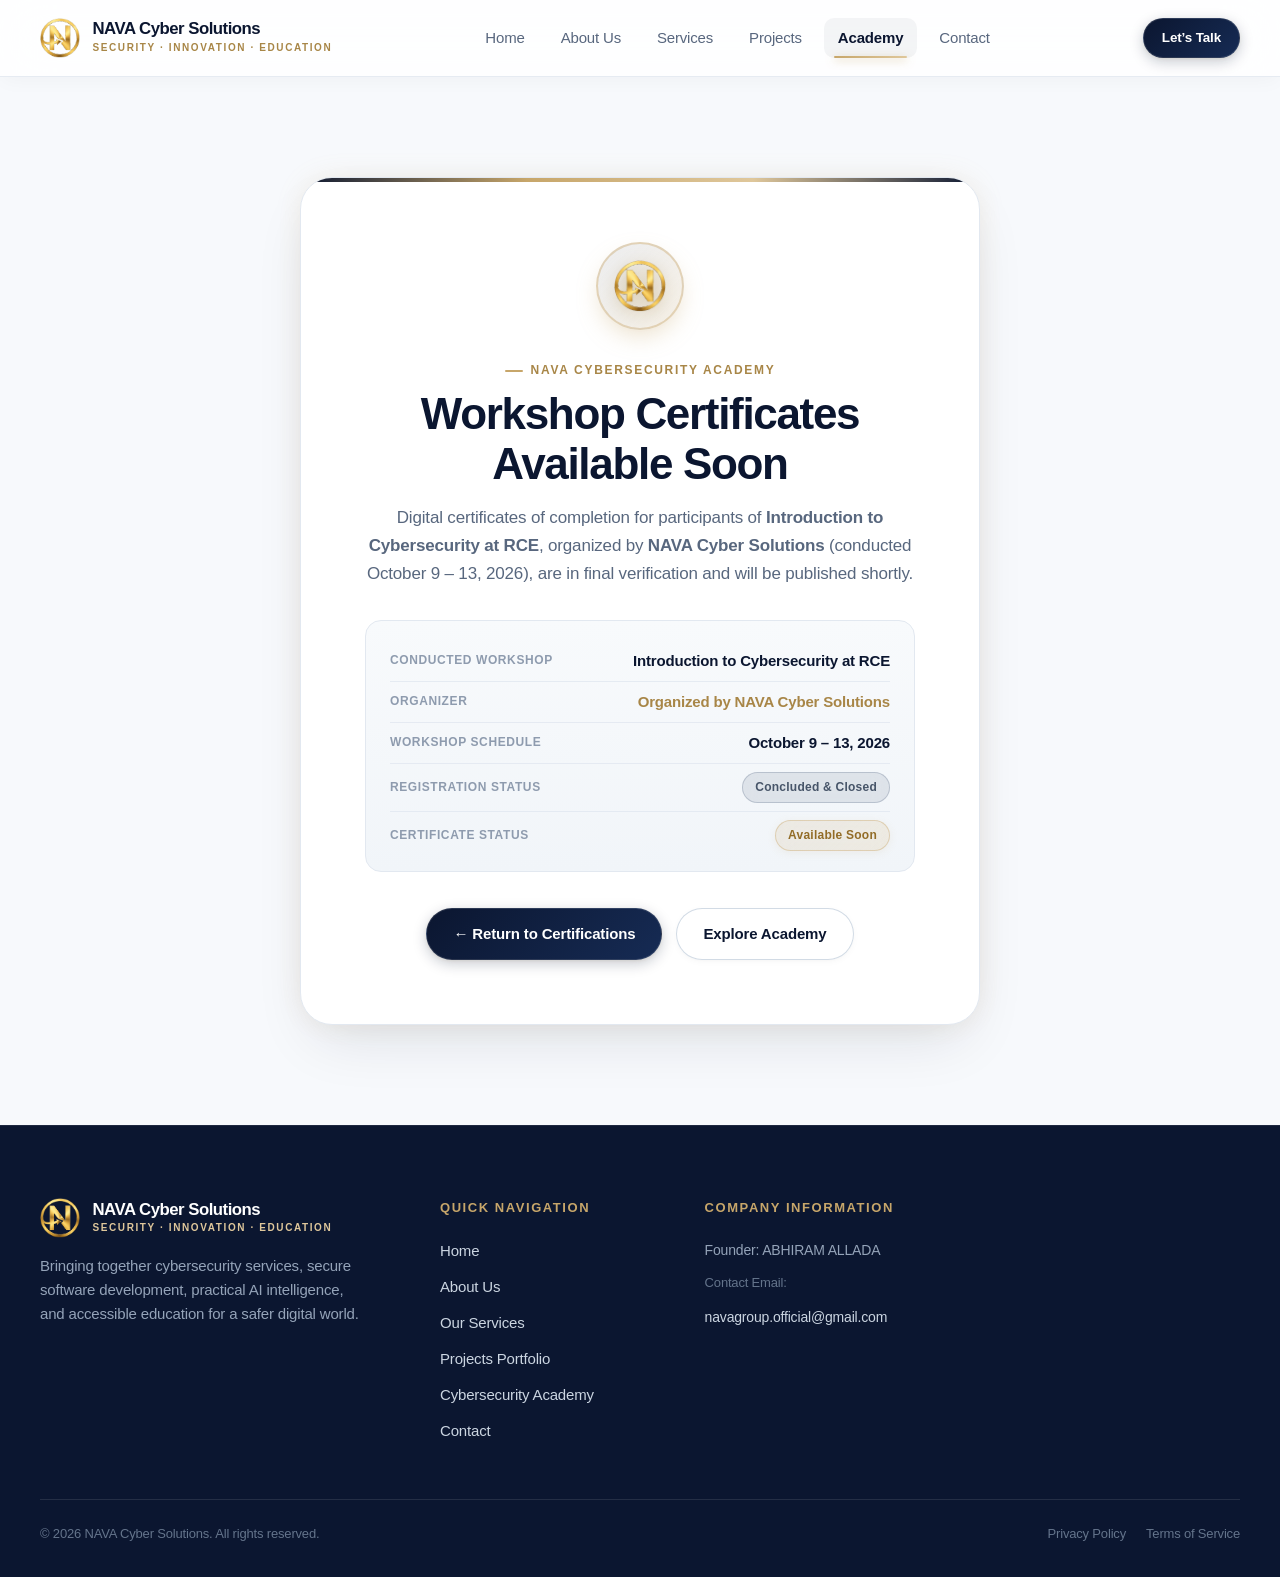
<file: pages/coming-soon.html>
<!DOCTYPE html>
<html lang="en">

<head>
  <meta charset="UTF-8">
  <meta name="viewport" content="width=device-width, initial-scale=1.0">
  <title>Introduction to Cybersecurity at RCE — Certificates Coming Soon | NAVA Cyber Solutions</title>
  <meta name="description"
    content="Workshop Certificates for Introduction to Cybersecurity at RCE organized by NAVA Cyber Solutions will be available soon.">
  <meta name="author" content="ABHIRAM ALLADA">
  <meta name="theme-color" content="#0B1630">
  <link rel="icon" type="image/png" href="../nava-logo-gold1.png">
  <link rel="apple-touch-icon" href="../nava-logo-gold1.png">
  <link rel="stylesheet" href="../styles.css?v=6">
  <style>
    .coming-soon-wrapper {
      min-height: calc(100vh - 76px - 260px);
      display: flex;
      align-items: center;
      justify-content: center;
      padding: clamp(60px, 8vw, 100px) 24px;
    }

    .coming-soon-card {
      background: var(--color-white);
      border: 1px solid var(--color-border);
      border-radius: var(--radius-xl);
      padding: clamp(40px, 6vw, 64px);
      max-width: 680px;
      width: 100%;
      text-align: center;
      box-shadow: 0 25px 60px -15px rgba(11, 22, 48, 0.12), 0 0 30px -5px rgba(199, 166, 106, 0.2);
      position: relative;
      overflow: hidden;
      animation: cardEntrance 0.7s cubic-bezier(0.16, 1, 0.3, 1) forwards;
    }

    .coming-soon-card::before {
      content: "";
      position: absolute;
      top: 0;
      left: 0;
      right: 0;
      height: 4px;
      background: linear-gradient(90deg, var(--color-navy-primary), var(--color-gold-accent), var(--color-gold-light), var(--color-navy-primary));
    }

    .coming-soon-emblem-wrap {
      width: 88px;
      height: 88px;
      margin: 0 auto 24px;
      border-radius: 50%;
      background: linear-gradient(135deg, rgba(16, 31, 59, 0.08) 0%, rgba(199, 166, 106, 0.16) 100%);
      border: 2px solid rgba(199, 166, 106, 0.4);
      display: flex;
      align-items: center;
      justify-content: center;
      box-shadow: 0 10px 25px -5px rgba(199, 166, 106, 0.35);
      position: relative;
    }

    .coming-soon-emblem-wrap img {
      width: 52px;
      height: 52px;
      object-fit: contain;
      filter: drop-shadow(0 4px 8px rgba(168, 134, 71, 0.4));
      animation: pulseGlow 3s ease-in-out infinite;
    }

    .coming-soon-card h1 {
      font-size: clamp(2rem, 3.5vw, 2.75rem);
      font-weight: 800;
      color: var(--color-navy-primary);
      letter-spacing: -0.03em;
      margin-bottom: 14px;
      line-height: 1.15;
    }

    .coming-soon-card p {
      font-size: 1.0625rem;
      color: var(--color-text-secondary);
      line-height: 1.65;
      margin-bottom: 32px;
      max-width: 560px;
      margin-inline: auto;
    }

    .event-details-pill-box {
      background: linear-gradient(180deg, #F8FAFC 0%, #F1F5F9 100%);
      border: 1px solid var(--color-border);
      border-radius: var(--radius-md);
      padding: 20px 24px;
      margin-bottom: 36px;
      text-align: left;
    }

    .event-details-pill-row {
      display: flex;
      justify-content: space-between;
      align-items: center;
      padding-block: 8px;
      border-bottom: 1px solid rgba(226, 232, 240, 0.8);
      font-size: 0.9375rem;
    }

    .event-details-pill-row:last-child {
      border-bottom: none;
      padding-bottom: 0;
    }

    .event-details-pill-row small {
      color: var(--color-text-muted);
      font-weight: 600;
      text-transform: uppercase;
      letter-spacing: 0.05em;
      font-size: 0.75rem;
    }

    .event-details-pill-row strong {
      color: var(--color-navy-primary);
      font-weight: 700;
    }

    .actions-row {
      display: flex;
      gap: 14px;
      justify-content: center;
      flex-wrap: wrap;
    }

    @keyframes pulseGlow {
      0%, 100% { transform: scale(1); filter: drop-shadow(0 4px 8px rgba(168, 134, 71, 0.4)); }
      50% { transform: scale(1.06); filter: drop-shadow(0 6px 16px rgba(199, 166, 106, 0.7)); }
    }

    @keyframes cardEntrance {
      from { opacity: 0; transform: translateY(24px) scale(0.98); }
      to { opacity: 1; transform: translateY(0) scale(1); }
    }
  </style>
</head>

<body>
  <!-- Header -->
  <header class="header">
    <div class="container header-inner">
      <a href="../index.html#home" class="brand" aria-label="NAVA Cyber Solutions">
        <img src="../assets/logos/nava-emblem-transparent.png?v=5" alt="NAVA Cyber Solutions Logo" class="brand-logo-img"
          width="42" height="42">
        <div class="brand-text">
          <span class="brand-title">NAVA Cyber Solutions</span>
          <span class="brand-subtitle">Security · Innovation · Education</span>
        </div>
      </a>
      <nav class="nav-menu">
        <a href="../index.html#home" class="nav-link">Home</a>
        <a href="../index.html#about-section" class="nav-link">About Us</a>
        <a href="../index.html#services-section" class="nav-link">Services</a>
        <a href="../index.html#projects-section" class="nav-link">Projects</a>
        <a href="../index.html#academy" class="nav-link active">Academy</a>
        <a href="../index.html#contact-section" class="nav-link">Contact</a>
      </nav>
      <div class="header-actions">
        <a href="../index.html#contact-section" class="btn btn-primary btn-sm">Let’s Talk</a>
      </div>
    </div>
  </header>

  <!-- Main Coming Soon Content -->
  <main class="coming-soon-wrapper">
    <div class="coming-soon-card">
      <div class="coming-soon-emblem-wrap">
        <img src="../assets/logos/nava-emblem-transparent.png?v=5" alt="NAVA Gold Emblem">
      </div>

      <div class="eyebrow" style="margin-bottom: 8px;">NAVA Cybersecurity Academy</div>
      <h1>Workshop Certificates Available Soon</h1>
      <p>
        Digital certificates of completion for participants of <strong>Introduction to Cybersecurity at RCE</strong>, organized by <strong>NAVA Cyber Solutions</strong> (conducted October 9 – 13, 2026), are in final verification and will be published shortly.
      </p>

      <div class="event-details-pill-box">
        <div class="event-details-pill-row">
          <small>Conducted Workshop</small>
          <strong>Introduction to Cybersecurity at RCE</strong>
        </div>
        <div class="event-details-pill-row">
          <small>Organizer</small>
          <strong style="color: var(--color-gold-dark);">Organized by NAVA Cyber Solutions</strong>
        </div>
        <div class="event-details-pill-row">
          <small>Workshop Schedule</small>
          <strong>October 9 – 13, 2026</strong>
        </div>
        <div class="event-details-pill-row">
          <small>Registration Status</small>
          <span class="badge" style="background: rgba(100, 116, 139, 0.15); color: #475569; border: 1px solid rgba(100, 116, 139, 0.3); font-weight: 700;">Concluded & Closed</span>
        </div>
        <div class="event-details-pill-row">
          <small>Certificate Status</small>
          <span class="badge badge-gold" style="font-weight: 700;">Available Soon</span>
        </div>
      </div>

      <div class="actions-row">
        <a href="../index.html#academy/certifications" class="btn btn-primary">
          ← Return to Certifications
        </a>
        <a href="../index.html#academy" class="btn btn-secondary">
          Explore Academy
        </a>
      </div>
    </div>
  </main>

  <!-- Global Footer -->
  <footer class="footer">
    <div class="container">
      <div class="footer-top-grid">
        <div class="footer-brand-pane">
          <a href="../index.html#home" class="brand" aria-label="NAVA Cyber Solutions">
            <img src="../assets/logos/nava-emblem-transparent.png?v=5" alt="NAVA Cyber Solutions" class="brand-logo-img"
              width="40" height="40">
            <div class="brand-text">
              <span class="brand-title">NAVA Cyber Solutions</span>
              <span class="brand-subtitle" style="color: var(--color-gold-light);">Security · Innovation · Education</span>
            </div>
          </a>
          <p class="footer-desc">
            Bringing together cybersecurity services, secure software development, practical AI intelligence, and
            accessible education for a safer digital world.
          </p>
        </div>

        <div>
          <h4 class="footer-heading">Quick Navigation</h4>
          <div class="footer-links-list">
            <a href="../index.html#home" class="footer-link">Home</a>
            <a href="../index.html#about-section" class="footer-link">About Us</a>
            <a href="../index.html#services-section" class="footer-link">Our Services</a>
            <a href="../index.html#projects-section" class="footer-link">Projects Portfolio</a>
            <a href="../index.html#academy" class="footer-link">Cybersecurity Academy</a>
            <a href="../index.html#contact-section" class="footer-link">Contact</a>
          </div>
        </div>

        <div>
          <h4 class="footer-heading">Company Information</h4>
          <div class="footer-links-list">
            <span style="font-size: 0.875rem; color: #94A3B8;">Founder: ABHIRAM ALLADA</span>
            <span style="font-size: 0.8125rem; color: #64748B;">Contact Email:</span>
            <span style="font-size: 0.875rem; color: #CBD5E1;">navagroup.official@gmail.com</span>
          </div>
        </div>
      </div>

      <div class="footer-bottom-bar">
        <div>
          &copy; <span id="currentYear">2026</span> NAVA Cyber Solutions. All rights reserved.
        </div>
        <div class="footer-legal-links">
          <a href="privacy-policy.html">Privacy Policy</a>
          <a href="terms-of-service.html">Terms of Service</a>
        </div>
      </div>
    </div>
  </footer>
</body>

</html>
</file>
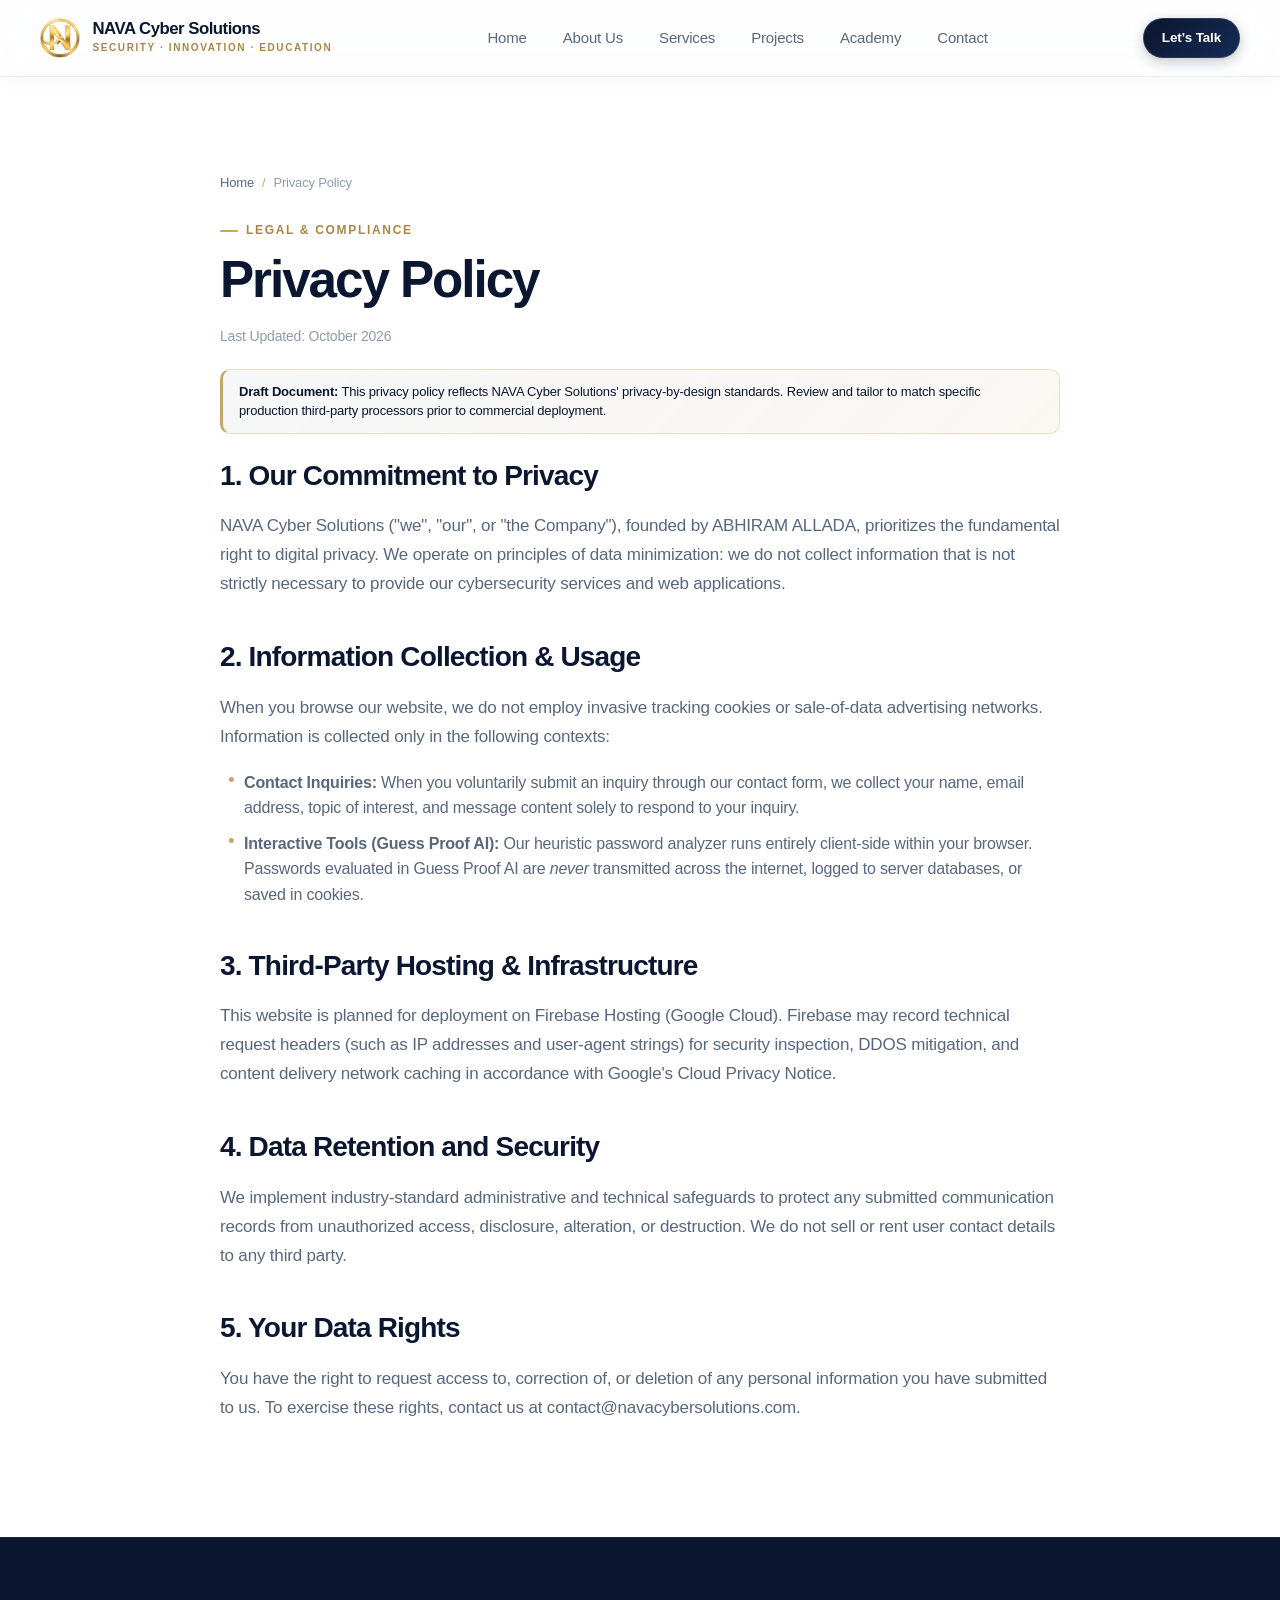
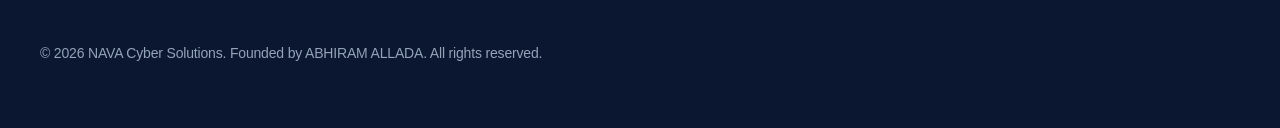
<file: pages/privacy-policy.html>
<!DOCTYPE html>
<html lang="en">
<head>
  <meta charset="UTF-8">
  <meta name="viewport" content="width=device-width, initial-scale=1.0">
  <title>Privacy Policy — NAVA Cyber Solutions</title>
  <meta name="description" content="Privacy Policy for NAVA Cyber Solutions. Learn how we respect privacy, minimize data collection, and protect user trust.">
  <meta name="author" content="ABHIRAM ALLADA">
  <link rel="icon" type="image/png" href="../nava-logo-gold1.png">
  <link rel="apple-touch-icon" href="../nava-logo-gold1.png">
  <link rel="stylesheet" href="../styles.css">
</head>
<body>
  <!-- Header -->
  <header class="header">
    <div class="container header-inner">
      <a href="../index.html#home" class="brand" aria-label="NAVA Cyber Solutions">
        <img src="../assets/logos/nava-emblem-transparent.png?v=5" alt="NAVA Cyber Solutions Logo" class="brand-logo-img" width="42" height="42">
        <div class="brand-text">
          <span class="brand-title">NAVA Cyber Solutions</span>
          <span class="brand-subtitle">Security · Innovation · Education</span>
        </div>
      </a>
      <nav class="nav-menu">
        <a href="../index.html#home" class="nav-link">Home</a>
        <a href="../index.html#about" class="nav-link">About Us</a>
        <a href="../index.html#services" class="nav-link">Services</a>
        <a href="../index.html#projects" class="nav-link">Projects</a>
        <a href="../index.html#academy" class="nav-link">Academy</a>
        <a href="../index.html#contact" class="nav-link">Contact</a>
      </nav>
      <div class="header-actions">
        <a href="../index.html#contact" class="btn btn-primary btn-sm">Let’s Talk</a>
      </div>
    </div>
  </header>

  <!-- Content -->
  <main class="section section-white">
    <div class="container-narrow">
      <div class="breadcrumbs">
        <a href="../index.html#home">Home</a> <span>/</span> Privacy Policy
      </div>
      <article class="detail-main-article" style="box-shadow: none; border: none; padding: 0;">
        <div class="eyebrow">Legal & Compliance</div>
        <h1 class="section-title">Privacy Policy</h1>
        <p style="color: var(--color-text-muted); font-size: 0.875rem;">Last Updated: October 2026</p>

        <div class="demo-disclaimer-box" style="margin-block: 20px;">
          <strong>Draft Document:</strong> This privacy policy reflects NAVA Cyber Solutions' privacy-by-design standards. Review and tailor to match specific production third-party processors prior to commercial deployment.
        </div>

        <h2>1. Our Commitment to Privacy</h2>
        <p>
          NAVA Cyber Solutions ("we", "our", or "the Company"), founded by ABHIRAM ALLADA, prioritizes the fundamental right to digital privacy. We operate on principles of data minimization: we do not collect information that is not strictly necessary to provide our cybersecurity services and web applications.
        </p>

        <h2>2. Information Collection & Usage</h2>
        <p>
          When you browse our website, we do not employ invasive tracking cookies or sale-of-data advertising networks. Information is collected only in the following contexts:
        </p>
        <ul>
          <li><strong>Contact Inquiries:</strong> When you voluntarily submit an inquiry through our contact form, we collect your name, email address, topic of interest, and message content solely to respond to your inquiry.</li>
          <li><strong>Interactive Tools (Guess Proof AI):</strong> Our heuristic password analyzer runs entirely client-side within your browser. Passwords evaluated in Guess Proof AI are <em>never</em> transmitted across the internet, logged to server databases, or saved in cookies.</li>
        </ul>

        <h2>3. Third-Party Hosting & Infrastructure</h2>
        <p>
          This website is planned for deployment on Firebase Hosting (Google Cloud). Firebase may record technical request headers (such as IP addresses and user-agent strings) for security inspection, DDOS mitigation, and content delivery network caching in accordance with Google's Cloud Privacy Notice.
        </p>

        <h2>4. Data Retention and Security</h2>
        <p>
          We implement industry-standard administrative and technical safeguards to protect any submitted communication records from unauthorized access, disclosure, alteration, or destruction. We do not sell or rent user contact details to any third party.
        </p>

        <h2>5. Your Data Rights</h2>
        <p>
          You have the right to request access to, correction of, or deletion of any personal information you have submitted to us. To exercise these rights, contact us at contact@navacybersolutions.com.
        </p>
      </article>
    </div>
  </main>

  <!-- Footer -->
  <footer class="footer">
    <div class="container text-center" style="padding-block: 32px;">
      <p style="font-size: 0.875rem; color: #94A3B8;">
        &copy; 2026 NAVA Cyber Solutions. Founded by ABHIRAM ALLADA. All rights reserved.
      </p>
    </div>
  </footer>
</body>
</html>
</file>
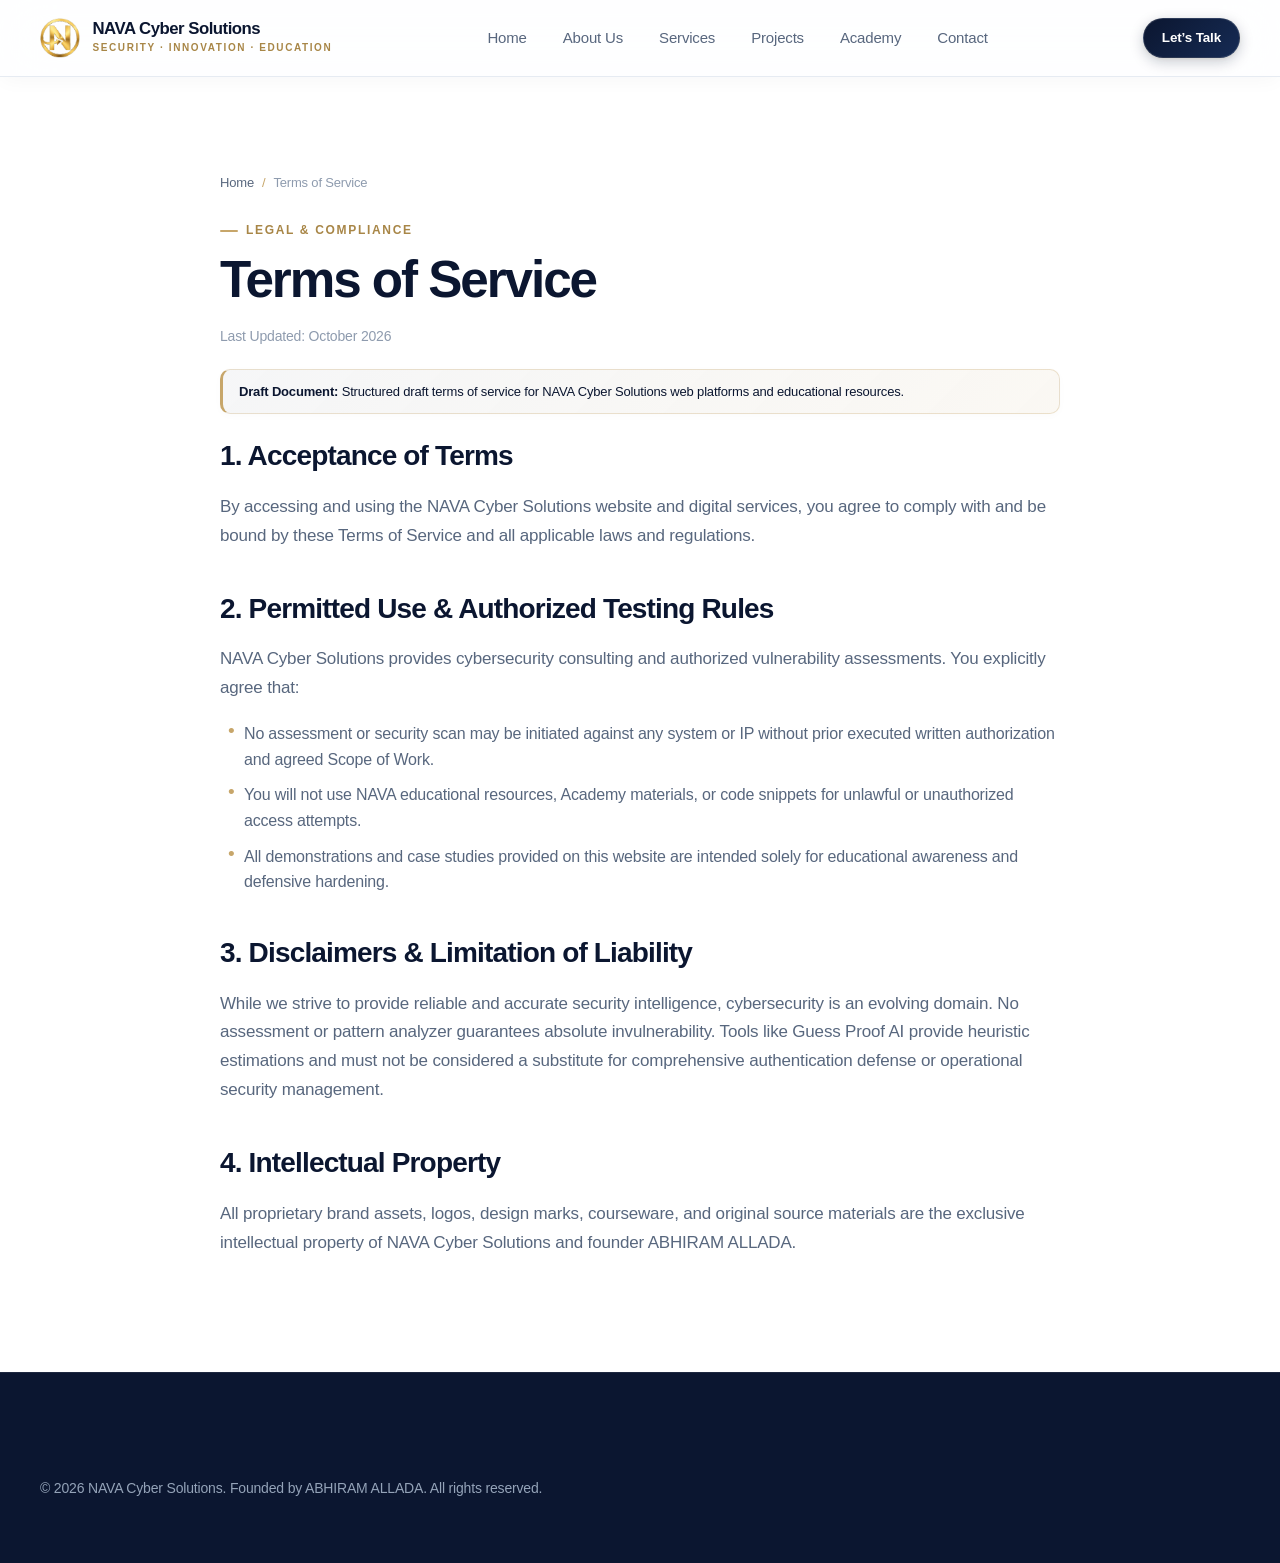
<file: pages/terms-of-service.html>
<!DOCTYPE html>
<html lang="en">

<head>
  <meta charset="UTF-8">
  <meta name="viewport" content="width=device-width, initial-scale=1.0">
  <title>Terms of Service — NAVA Cyber Solutions</title>
  <meta name="description"
    content="Terms of Service for NAVA Cyber Solutions. Read our conditions of use, authorized testing rules, and intellectual property terms.">
  <meta name="author" content="ABHIRAM ALLADA">
  <link rel="icon" type="image/png" href="../nava-logo-gold1.png">
  <link rel="apple-touch-icon" href="../nava-logo-gold1.png">
  <link rel="stylesheet" href="../styles.css">
</head>

<body>
  <!-- Header -->
  <header class="header">
    <div class="container header-inner">
      <a href="../index.html#home" class="brand" aria-label="NAVA Cyber Solutions">
        <img src="../assets/logos/nava-emblem-transparent.png?v=5" alt="NAVA Cyber Solutions Logo" class="brand-logo-img" width="42"
          height="42">
        <div class="brand-text">
          <span class="brand-title">NAVA Cyber Solutions</span>
          <span class="brand-subtitle">Security · Innovation · Education</span>
        </div>
      </a>
      <nav class="nav-menu">
        <a href="../index.html#home" class="nav-link">Home</a>
        <a href="../index.html#about" class="nav-link">About Us</a>
        <a href="../index.html#services" class="nav-link">Services</a>
        <a href="../index.html#projects" class="nav-link">Projects</a>
        <a href="../index.html#academy" class="nav-link">Academy</a>
        <a href="../index.html#contact" class="nav-link">Contact</a>
      </nav>
      <div class="header-actions">
        <a href="../index.html#contact" class="btn btn-primary btn-sm">Let’s Talk</a>
      </div>
    </div>
  </header>

  <!-- Content -->
  <main class="section section-white">
    <div class="container-narrow">
      <div class="breadcrumbs">
        <a href="../index.html#home">Home</a> <span>/</span> Terms of Service
      </div>
      <article class="detail-main-article" style="box-shadow: none; border: none; padding: 0;">
        <div class="eyebrow">Legal & Compliance</div>
        <h1 class="section-title">Terms of Service</h1>
        <p style="color: var(--color-text-muted); font-size: 0.875rem;">Last Updated: October 2026</p>

        <div class="demo-disclaimer-box" style="margin-block: 20px;">
          <strong>Draft Document:</strong> Structured draft terms of service for NAVA Cyber Solutions web platforms and
          educational resources.
        </div>

        <h2>1. Acceptance of Terms</h2>
        <p>
          By accessing and using the NAVA Cyber Solutions website and digital services, you agree to comply with and be
          bound by these Terms of Service and all applicable laws and regulations.
        </p>

        <h2>2. Permitted Use & Authorized Testing Rules</h2>
        <p>
          NAVA Cyber Solutions provides cybersecurity consulting and authorized vulnerability assessments. You
          explicitly agree that:
        </p>
        <ul>
          <li>No assessment or security scan may be initiated against any system or IP without prior executed written
            authorization and agreed Scope of Work.</li>
          <li>You will not use NAVA educational resources, Academy materials, or code snippets for unlawful or
            unauthorized access attempts.</li>
          <li>All demonstrations and case studies provided on this website are intended solely for educational awareness
            and defensive hardening.</li>
        </ul>

        <h2>3. Disclaimers & Limitation of Liability</h2>
        <p>
          While we strive to provide reliable and accurate security intelligence, cybersecurity is an evolving domain.
          No assessment or pattern analyzer guarantees absolute invulnerability. Tools like Guess Proof AI provide
          heuristic estimations and must not be considered a substitute for comprehensive authentication defense or
          operational security management.
        </p>

        <h2>4. Intellectual Property</h2>
        <p>
          All proprietary brand assets, logos, design marks, courseware, and original source materials are the exclusive
          intellectual property of NAVA Cyber Solutions and founder ABHIRAM ALLADA.
        </p>
      </article>
    </div>
  </main>

  <!-- Footer -->
  <footer class="footer">
    <div class="container text-center" style="padding-block: 32px;">
      <p style="font-size: 0.875rem; color: #94A3B8;">
        &copy; 2026 NAVA Cyber Solutions. Founded by ABHIRAM ALLADA. All rights reserved.
      </p>
    </div>
  </footer>
</body>

</html>
</file>
<file: styles.css>
/* ==========================================================================
   NAVA CYBER SOLUTIONS — STYLESHEET
   Design Language: Apple Minimalist & Premium Cybersecurity Aesthetic
   Author: ABHIRAM ALLADA — Founder
   ========================================================================== */

:root {
  /* Brand Color Palette */
  --color-navy-primary: #0B1630;
  --color-navy-secondary: #142443;
  --color-navy-dark: #070e1f;
  --color-navy-surface: #101F3B;
  
  --color-accent-blue: #4B88FF;
  --color-accent-blue-soft: rgba(75, 136, 255, 0.08);
  --color-accent-blue-border: rgba(75, 136, 255, 0.25);
  
  --color-gold-accent: #C7A66A;
  --color-gold-light: #DFC79B;
  --color-gold-dark: #A88647;
  --color-gold-soft: rgba(199, 166, 106, 0.12);
  --color-gold-border: rgba(199, 166, 106, 0.35);

  --color-white: #FFFFFF;
  --color-soft-bg: #F7F9FC;
  --color-surface-card: #FFFFFF;
  --color-surface-muted: #EFF3F8;
  
  --color-text-main: #172033;
  --color-text-secondary: #58677E;
  --color-text-muted: #8E9BAE;
  --color-text-inverse: #F8FAFC;
  
  --color-border: #E2E8F0;
  --color-border-subtle: #EDF2F7;
  --color-border-focus: #4B88FF;

  --color-success: #15803D;
  --color-success-bg: #F0FDF4;
  --color-warning: #B45309;
  --color-warning-bg: #FFFBEB;
  --color-danger: #DC2626;
  --color-danger-bg: #FEF2F2;

  /* Typography */
  --font-sans: -apple-system, BlinkMacSystemFont, "SF Pro Display", "SF Pro Text", "Segoe UI", Inter, Helvetica, Arial, sans-serif;
  --font-mono: ui-monospace, SFMono-Regular, "SF Mono", Menlo, Consolas, "Liberation Mono", monospace;

  /* Elevation & Shadows */
  --shadow-sm: 0 2px 8px -2px rgba(11, 22, 48, 0.05), 0 1px 4px -1px rgba(11, 22, 48, 0.03);
  --shadow-md: 0 10px 25px -4px rgba(11, 22, 48, 0.07), 0 4px 10px -2px rgba(11, 22, 48, 0.03);
  --shadow-lg: 0 20px 45px -10px rgba(11, 22, 48, 0.11), 0 8px 20px -4px rgba(11, 22, 48, 0.05);
  --shadow-card: 0 12px 36px -6px rgba(11, 22, 48, 0.06), 0 4px 12px -2px rgba(11, 22, 48, 0.03);
  --shadow-hover: 0 28px 60px -12px rgba(11, 22, 48, 0.14), 0 0 24px -4px rgba(199, 166, 106, 0.16);
  --shadow-gold: 0 8px 30px rgba(199, 166, 106, 0.28), 0 2px 8px rgba(199, 166, 106, 0.16);
  --shadow-glow-gold: 0 0 24px rgba(199, 166, 106, 0.35);
  --shadow-glass: 0 20px 40px rgba(11, 22, 48, 0.05);

  /* Geometry */
  --radius-xs: 6px;
  --radius-sm: 10px;
  --radius-md: 16px;
  --radius-lg: 24px;
  --radius-xl: 32px;
  --radius-pill: 9999px;

  /* Animation */
  --ease-spring: cubic-bezier(0.16, 1, 0.3, 1);
  --ease-out-back: cubic-bezier(0.34, 1.56, 0.64, 1);
  --transition-fast: 0.2s var(--ease-spring);
  --transition-normal: 0.35s var(--ease-spring);
  --transition-slow: 0.6s var(--ease-spring);
}

/* ==========================================================================
   RESET & BASE STYLES
   ========================================================================== */
*, *::before, *::after {
  box-sizing: border-box;
  margin: 0;
  padding: 0;
}

html {
  scroll-behavior: smooth;
  -webkit-text-size-adjust: 100%;
}

body {
  font-family: var(--font-sans);
  background-color: var(--color-soft-bg);
  color: var(--color-text-main);
  line-height: 1.6;
  font-size: 16px;
  letter-spacing: -0.011em;
  -webkit-font-smoothing: antialiased;
  -moz-osx-font-smoothing: grayscale;
  overflow-x: hidden;
}

img, picture, video, canvas, svg {
  display: block;
  max-width: 100%;
}

input, button, textarea, select {
  font: inherit;
  color: inherit;
}

a {
  color: inherit;
  text-decoration: none;
  transition: color var(--transition-fast);
}

button {
  background: none;
  border: none;
  cursor: pointer;
}

ul, ol {
  list-style: none;
}

/* Accessibility Skip Link */
.skip-link {
  position: absolute;
  top: -100px;
  left: 20px;
  background: var(--color-navy-primary);
  color: var(--color-white);
  padding: 12px 20px;
  border-radius: var(--radius-sm);
  z-index: 9999;
  font-weight: 600;
  box-shadow: var(--shadow-md);
  transition: top var(--transition-fast);
}

.skip-link:focus {
  top: 20px;
}

:focus-visible {
  outline: 2px solid var(--color-accent-blue);
  outline-offset: 3px;
}

/* ==========================================================================
   LAYOUT UTILITIES
   ========================================================================== */
.container {
  width: min(1200px, calc(100% - 48px));
  margin-inline: auto;
}

.container-narrow {
  width: min(840px, calc(100% - 48px));
  margin-inline: auto;
}

.section {
  padding-block: 96px;
  position: relative;
}

.section-soft {
  background-color: #F1F4F9;
}

.section-white {
  background-color: var(--color-white);
}

.section-dark {
  background-color: var(--color-navy-primary);
  color: var(--color-white);
}

.section-header {
  max-width: 720px;
  margin-inline: auto;
  margin-bottom: 56px;
  text-align: center;
}

.section-header.text-left {
  text-align: left;
  margin-inline: 0;
}

/* Typography styles */
.eyebrow {
  display: inline-flex;
  align-items: center;
  gap: 8px;
  text-transform: uppercase;
  letter-spacing: 0.14em;
  font-size: 0.75rem;
  font-weight: 700;
  color: var(--color-gold-dark);
  margin-bottom: 12px;
}

.eyebrow::before {
  content: "";
  display: inline-block;
  width: 18px;
  height: 2px;
  background: var(--color-gold-accent);
  border-radius: 2px;
}

.section-title {
  font-size: clamp(2rem, 4vw, 3.25rem);
  line-height: 1.1;
  letter-spacing: -0.04em;
  font-weight: 700;
  color: var(--color-navy-primary);
  margin-bottom: 16px;
}

.section-dark .section-title {
  color: var(--color-white);
}

.section-description {
  color: var(--color-text-secondary);
  font-size: 1.125rem;
  line-height: 1.6;
}

.section-dark .section-description {
  color: #A0AEC0;
}

/* ==========================================================================
   BUTTONS & BADGES
   ========================================================================== */
.btn {
  display: inline-flex;
  align-items: center;
  justify-content: center;
  gap: 10px;
  padding: 13px 26px;
  border-radius: var(--radius-pill);
  font-size: 0.9375rem;
  font-weight: 600;
  letter-spacing: -0.01em;
  transition: transform var(--transition-fast), box-shadow var(--transition-fast), background-color var(--transition-fast), border-color var(--transition-fast);
  cursor: pointer;
  white-space: nowrap;
  border: 1px solid transparent;
  user-select: none;
  position: relative;
  overflow: hidden;
}

.btn:hover {
  transform: translateY(-2px);
}

.btn:active {
  transform: translateY(0) scale(0.98);
}

.btn-primary {
  background: linear-gradient(135deg, #0B1630 0%, #162B54 100%);
  color: var(--color-white);
  box-shadow: 0 4px 14px rgba(11, 22, 48, 0.22), 0 1px 3px rgba(199, 166, 106, 0.15);
  border: 1px solid rgba(255, 255, 255, 0.12);
}

.btn-primary::before {
  content: "";
  position: absolute;
  top: 0;
  left: -100%;
  width: 60%;
  height: 100%;
  background: linear-gradient(90deg, transparent, rgba(255, 255, 255, 0.18), transparent);
  transform: skewX(-20deg);
  transition: left 0.65s ease;
}

.btn-primary:hover::before {
  left: 140%;
}

.btn-primary:hover {
  background: linear-gradient(135deg, #101E3D 0%, #1E376B 100%);
  box-shadow: 0 10px 24px -2px rgba(11, 22, 48, 0.35), 0 0 16px rgba(199, 166, 106, 0.28);
}

.btn-secondary {
  background: rgba(255, 255, 255, 0.85);
  backdrop-filter: blur(12px);
  -webkit-backdrop-filter: blur(12px);
  color: var(--color-navy-primary);
  border: 1px solid rgba(203, 213, 225, 0.85);
  box-shadow: var(--shadow-sm);
}

.btn-secondary:hover {
  background-color: var(--color-white);
  border-color: rgba(199, 166, 106, 0.6);
  box-shadow: 0 8px 20px -2px rgba(11, 22, 48, 0.1), 0 0 12px rgba(199, 166, 106, 0.18);
}

.btn-gold {
  background: linear-gradient(135deg, #C7A66A 0%, #DFCA9B 100%);
  color: var(--color-navy-primary);
  font-weight: 700;
  box-shadow: 0 4px 18px rgba(199, 166, 106, 0.35);
  border: 1px solid rgba(255, 255, 255, 0.3);
}

.btn-gold:hover {
  background: linear-gradient(135deg, #D4B377 0%, #E8D7B0 100%);
  box-shadow: 0 8px 26px rgba(199, 166, 106, 0.5);
}

.btn-sm {
  padding: 8px 18px;
  font-size: 0.84rem;
}

.btn-icon {
  width: 18px;
  height: 18px;
  display: inline-flex;
  align-items: center;
  justify-content: center;
  transition: transform var(--transition-fast);
}

.btn:hover .btn-icon {
  transform: translateX(4px);
}

.badge {
  display: inline-flex;
  align-items: center;
  gap: 6px;
  padding: 5px 12px;
  border-radius: var(--radius-pill);
  font-size: 0.75rem;
  font-weight: 600;
  letter-spacing: 0.02em;
  backdrop-filter: blur(8px);
  -webkit-backdrop-filter: blur(8px);
  transition: all var(--transition-fast);
}

.badge-blue {
  background: rgba(75, 136, 255, 0.1);
  color: #1D4ED8;
  border: 1px solid rgba(75, 136, 255, 0.28);
}

.badge-gold {
  background: linear-gradient(135deg, rgba(199, 166, 106, 0.15) 0%, rgba(223, 199, 155, 0.25) 100%);
  color: #926C27;
  border: 1px solid rgba(199, 166, 106, 0.4);
  box-shadow: 0 2px 8px rgba(199, 166, 106, 0.12);
}

.badge-neutral {
  background: rgba(241, 245, 249, 0.9);
  color: var(--color-text-secondary);
  border: 1px solid rgba(226, 232, 240, 0.9);
}

/* ==========================================================================
   GLOBAL HEADER & NAVIGATION
   ========================================================================== */
.header {
  position: sticky;
  top: 0;
  z-index: 100;
  background-color: rgba(255, 255, 255, 0.84);
  backdrop-filter: saturate(190%) blur(24px);
  -webkit-backdrop-filter: saturate(190%) blur(24px);
  border-bottom: 1px solid rgba(226, 232, 240, 0.85);
  box-shadow: 0 4px 20px -2px rgba(11, 22, 48, 0.04);
  transition: background-color var(--transition-normal), border-color var(--transition-normal), box-shadow var(--transition-normal);
}

.header-inner {
  display: flex;
  align-items: center;
  justify-content: space-between;
  height: 76px;
}

/* Brand Logo */
.brand {
  display: flex;
  align-items: center;
  gap: 12px;
  text-decoration: none;
  transition: opacity var(--transition-fast);
}

.brand-logo-img {
  height: 40px;
  width: auto;
  object-fit: contain;
  background: transparent;
  display: block;
  transition: transform 0.3s var(--ease-spring), filter 0.3s ease;
}

.brand:hover .brand-logo-img {
  transform: scale(1.08) rotate(3deg);
  filter: drop-shadow(0 2px 14px rgba(199, 166, 106, 0.65));
}

.brand-text {
  display: flex;
  flex-direction: column;
}

.brand-title {
  font-size: 1.05rem;
  font-weight: 800;
  letter-spacing: -0.03em;
  color: var(--color-navy-primary);
  line-height: 1.1;
  transition: color var(--transition-fast);
}

.brand:hover .brand-title {
  color: var(--color-navy-secondary);
}

.brand-subtitle {
  font-size: 0.625rem;
  font-weight: 700;
  letter-spacing: 0.16em;
  text-transform: uppercase;
  color: var(--color-gold-dark);
  margin-top: 1px;
}

/* Desktop Navlinks */
.nav-menu {
  display: flex;
  align-items: center;
  gap: 8px;
}

.nav-link {
  font-size: 0.9375rem;
  font-weight: 500;
  color: var(--color-text-secondary);
  position: relative;
  padding: 8px 14px;
  border-radius: var(--radius-sm);
  transition: color var(--transition-fast), background-color var(--transition-fast);
}

.nav-link::after {
  content: "";
  position: absolute;
  bottom: 0;
  left: 10px;
  right: 10px;
  height: 2.5px;
  background: linear-gradient(90deg, var(--color-gold-accent), var(--color-gold-light));
  border-radius: 2px;
  box-shadow: 0 2px 8px rgba(199, 166, 106, 0.7);
  transform: scaleX(0);
  transform-origin: center;
  transition: transform 0.28s cubic-bezier(0.16, 1, 0.3, 1), opacity 0.28s ease;
  opacity: 0;
}

.nav-link:hover {
  color: var(--color-navy-primary);
  background-color: rgba(11, 22, 48, 0.04);
}

.nav-link:hover::after {
  transform: scaleX(0.45);
  opacity: 0.6;
}

.nav-link.active {
  color: var(--color-navy-primary);
  font-weight: 600;
  background-color: rgba(11, 22, 48, 0.045);
}

.nav-link.active::after {
  transform: scaleX(1);
  opacity: 1;
}

.header-actions {
  display: flex;
  align-items: center;
  gap: 16px;
}

/* Mobile Toggle */
.mobile-toggle {
  display: none;
  padding: 8px;
  color: var(--color-navy-primary);
  border-radius: var(--radius-sm);
  transition: background-color var(--transition-fast);
}

.mobile-toggle:hover {
  background-color: rgba(0, 0, 0, 0.05);
}

.mobile-toggle svg {
  width: 24px;
  height: 24px;
}

/* Mobile Drawer */
.mobile-drawer {
  position: fixed;
  inset: 76px 0 0 0;
  background: rgba(247, 249, 252, 0.98);
  backdrop-filter: blur(24px);
  -webkit-backdrop-filter: blur(24px);
  z-index: 99;
  padding: 24px;
  display: flex;
  flex-direction: column;
  gap: 16px;
  transform: translateY(-100%);
  opacity: 0;
  pointer-events: none;
  transition: transform 0.35s var(--ease-spring), opacity 0.25s ease;
  border-bottom: 1px solid var(--color-border);
}

.mobile-drawer.open {
  transform: translateY(0);
  opacity: 1;
  pointer-events: auto;
}

.mobile-nav-link {
  font-size: 1.15rem;
  font-weight: 600;
  color: var(--color-navy-primary);
  padding: 12px 16px;
  border-radius: var(--radius-md);
  transition: background-color var(--transition-fast);
}

.mobile-nav-link:hover,
.mobile-nav-link.active {
  background-color: var(--color-white);
  color: var(--color-gold-dark);
}

.mobile-drawer-cta {
  margin-top: 12px;
}

/* ==========================================================================
   HERO SECTION
   ========================================================================== */
.hero-section {
  padding-block: 84px 104px;
  overflow: hidden;
  background: 
    radial-gradient(circle at 50% 0%, rgba(75, 136, 255, 0.12) 0%, transparent 60%),
    radial-gradient(circle at 85% 25%, rgba(199, 166, 106, 0.1) 0%, transparent 45%),
    radial-gradient(circle at 15% 45%, rgba(75, 136, 255, 0.06) 0%, transparent 40%),
    radial-gradient(ellipse 90% 60% at 50% -10%, #E7EFF9 0%, #F7F9FC 70%);
}

.hero-grid {
  display: grid;
  grid-template-columns: 1.1fr 0.9fr;
  align-items: center;
  gap: 48px;
}

.hero-content {
  max-width: 620px;
}

.hero-headline {
  font-size: clamp(2.75rem, 5.5vw, 4.5rem);
  line-height: 1.02;
  letter-spacing: -0.05em;
  font-weight: 750;
  color: var(--color-navy-primary);
  margin-bottom: 24px;
}

.hero-headline .highlight-dim {
  color: #7D8FA8;
  display: block;
}

.hero-lead {
  font-size: 1.25rem;
  line-height: 1.6;
  color: var(--color-text-secondary);
  margin-bottom: 36px;
  max-width: 540px;
}

.hero-actions {
  display: flex;
  flex-wrap: wrap;
  align-items: center;
  gap: 14px;
  margin-bottom: 28px;
}

.hero-tertiary {
  display: inline-flex;
  align-items: center;
  gap: 6px;
  font-size: 0.9rem;
  font-weight: 600;
  color: var(--color-navy-primary);
  padding: 4px 8px;
  transition: color var(--transition-fast);
}

.hero-tertiary:hover {
  color: var(--color-gold-dark);
}

.hero-trust-chips {
  display: flex;
  flex-wrap: wrap;
  gap: 16px;
  margin-top: 36px;
  padding-top: 24px;
  border-top: 1px solid var(--color-border);
}

.trust-chip {
  display: flex;
  align-items: center;
  gap: 8px;
  font-size: 0.8125rem;
  color: var(--color-text-secondary);
  font-weight: 500;
  transition: transform var(--transition-fast);
}

.trust-chip:hover {
  transform: translateY(-1px);
}

.trust-chip svg {
  width: 16px;
  height: 16px;
  color: var(--color-gold-accent);
}

/* Hero Video Showcase */
.hero-video-wrapper {
  position: relative;
  display: flex;
  align-items: center;
  justify-content: center;
  width: 100%;
  max-width: 520px;
  margin-inline: auto;
  perspective: 1200px;
}

.hero-video-wrapper::before {
  content: "";
  position: absolute;
  inset: -14px;
  border-radius: calc(var(--radius-xl) + 12px);
  background: radial-gradient(circle at 50% 50%, rgba(199, 166, 106, 0.28) 0%, rgba(75, 136, 255, 0.22) 45%, transparent 70%);
  filter: blur(24px);
  z-index: 1;
  animation: haloPulse 7s ease-in-out infinite alternate;
}

.hero-brand-video {
  position: relative;
  z-index: 2;
  width: 100%;
  aspect-ratio: 16 / 9;
  max-height: 420px;
  object-fit: cover;
  border-radius: var(--radius-xl);
  border: 1.5px solid rgba(199, 166, 106, 0.45);
  box-shadow: 0 24px 60px -12px rgba(11, 22, 48, 0.35), 0 0 30px rgba(199, 166, 106, 0.25);
  background: var(--color-navy-dark);
  transition: transform 0.4s var(--ease-spring), box-shadow 0.4s var(--ease-spring);
}

.hero-brand-video:hover {
  transform: scale(1.02);
  box-shadow: 0 32px 70px -12px rgba(11, 22, 48, 0.45), 0 0 40px rgba(199, 166, 106, 0.35);
}

.hero-video-wrapper .stage-badge {
  position: absolute;
  bottom: 16px;
  right: 18px;
  z-index: 4;
}

/* 3D Shield Hero Stage (Legacy / Alternate) */
.hero-stage {
  position: relative;
  display: grid;
  place-items: center;
  min-height: 460px;
  perspective: 1200px;
}

.stage-halo {
  position: absolute;
  width: min(460px, 92%);
  aspect-ratio: 1;
  border-radius: 50%;
  background: radial-gradient(circle at 45% 40%, rgba(255,255,255,0.95) 0%, rgba(224, 235, 247, 0.85) 45%, rgba(199, 166, 106, 0.2) 70%, transparent 75%);
  filter: blur(12px);
  z-index: 1;
  animation: haloPulse 7s ease-in-out infinite alternate;
}

@keyframes haloPulse {
  0% { transform: scale(0.96); opacity: 0.75; }
  50% { transform: scale(1.06); opacity: 1; filter: blur(16px); }
  100% { transform: scale(0.96); opacity: 0.75; }
}

.stage-orbit {
  position: absolute;
  width: 440px;
  height: 220px;
  border: 1px solid rgba(199, 166, 106, 0.35);
  border-radius: 50%;
  transform: rotate(-25deg);
  animation: orbitRotate 22s linear infinite;
  z-index: 2;
  pointer-events: none;
}

.stage-orbit.secondary {
  width: 380px;
  height: 180px;
  border-color: rgba(75, 136, 255, 0.22);
  transform: rotate(45deg);
  animation: orbitRotateRev 28s linear infinite;
}

.orbit-node {
  position: absolute;
  width: 10px;
  height: 10px;
  border-radius: 50%;
  background: var(--color-gold-accent);
  box-shadow: 0 0 18px 2px var(--color-gold-accent);
  top: 12%;
  left: 20%;
}

.shield-container {
  position: relative;
  z-index: 3;
  width: 250px;
  height: 290px;
  animation: shieldFloat 6s ease-in-out infinite;
  transform-style: preserve-3d;
  filter: drop-shadow(0 28px 38px rgba(11, 22, 48, 0.22));
}

.shield-mesh {
  width: 100%;
  height: 100%;
  background: linear-gradient(135deg, #FFFFFF 0%, #D8E2ED 18%, #72849E 36%, #14284A 56%, #071328 82%, #C7A66A 100%);
  clip-path: polygon(50% 0%, 95% 15%, 88% 62%, 72% 84%, 50% 100%, 28% 84%, 12% 62%, 5% 15%);
  position: relative;
  display: grid;
  place-items: center;
}

.shield-mesh::before {
  content: "";
  position: absolute;
  inset: 8px;
  background: linear-gradient(145deg, #F9FBFE 0%, #C8D5E4 24%, #1A345B 54%, #0B1630 80%, #DFCA9B 100%);
  clip-path: polygon(50% 0%, 95% 15%, 88% 62%, 72% 84%, 50% 100%, 28% 84%, 12% 62%, 5% 15%);
}

.shield-mesh::after {
  content: "N";
  position: absolute;
  font-size: 110px;
  font-weight: 850;
  letter-spacing: -0.1em;
  color: #F8F5EE;
  text-shadow: 0 4px 18px rgba(0, 0, 0, 0.4);
  padding-right: 6px;
}

.stage-badge {
  position: absolute;
  bottom: 12px;
  right: 6%;
  z-index: 4;
  background: rgba(255, 255, 255, 0.9);
  backdrop-filter: blur(12px);
  -webkit-backdrop-filter: blur(12px);
  border: 1px solid var(--color-border);
  padding: 8px 16px;
  border-radius: var(--radius-pill);
  font-size: 0.75rem;
  font-weight: 700;
  letter-spacing: 0.08em;
  text-transform: uppercase;
  color: var(--color-navy-primary);
  box-shadow: var(--shadow-sm);
  transition: transform var(--transition-fast), box-shadow var(--transition-fast);
}

.stage-badge:hover {
  transform: translateY(-2px);
  box-shadow: var(--shadow-md);
}

@keyframes shieldFloat {
  0%, 100% {
    transform: translateY(0px) rotateY(-6deg) rotateX(2deg);
  }
  50% {
    transform: translateY(-16px) rotateY(6deg) rotateX(-2deg);
  }
}

@keyframes orbitRotate {
  from { transform: rotate(-25deg); }
  to { transform: rotate(335deg); }
}

@keyframes orbitRotateRev {
  from { transform: rotate(45deg); }
  to { transform: rotate(-315deg); }
}

/* ==========================================================================
   TRUST BAR / COMMITMENTS
   ========================================================================== */
.commitments-bar {
  background: var(--color-white);
  border-block: 1px solid var(--color-border);
  padding-block: 22px;
}

.commitments-grid {
  display: grid;
  grid-template-columns: repeat(3, 1fr);
  gap: 24px;
}

.commitment-item {
  display: flex;
  align-items: center;
  gap: 14px;
}

.commitment-icon {
  width: 42px;
  height: 42px;
  border-radius: var(--radius-sm);
  background: var(--color-surface-muted);
  display: grid;
  place-items: center;
  color: var(--color-navy-primary);
  flex-shrink: 0;
}

.commitment-icon svg {
  width: 20px;
  height: 20px;
}

.commitment-text h4 {
  font-size: 0.9375rem;
  font-weight: 700;
  color: var(--color-navy-primary);
  line-height: 1.2;
}

.commitment-text p {
  font-size: 0.8125rem;
  color: var(--color-text-secondary);
}

/* ==========================================================================
   ABOUT SUMMARY SECTION
   ========================================================================== */
.about-summary-grid {
  display: grid;
  grid-template-columns: 0.85fr 1.15fr;
  gap: 64px;
  align-items: start;
}

.about-summary-content p {
  font-size: 1.125rem;
  line-height: 1.7;
  color: var(--color-text-secondary);
  margin-bottom: 20px;
}

.values-pill-grid {
  display: grid;
  grid-template-columns: repeat(2, 1fr);
  gap: 16px;
  margin-block: 32px 28px;
}

.value-pill-card {
  background: var(--color-white);
  border: 1px solid var(--color-border);
  border-radius: var(--radius-md);
  padding: 18px 20px;
  display: flex;
  align-items: flex-start;
  gap: 14px;
  transition: transform var(--transition-fast), box-shadow var(--transition-fast);
}

.value-pill-card:hover {
  transform: translateY(-2px);
  box-shadow: var(--shadow-sm);
  border-color: #CBD5E1;
}

.value-pill-icon {
  width: 32px;
  height: 32px;
  border-radius: 8px;
  background: var(--color-gold-soft);
  color: var(--color-gold-dark);
  display: grid;
  place-items: center;
  flex-shrink: 0;
}

.value-pill-icon svg {
  width: 16px;
  height: 16px;
}

.value-pill-card h5 {
  font-size: 0.9375rem;
  font-weight: 700;
  color: var(--color-navy-primary);
  margin-bottom: 4px;
}

.value-pill-card p {
  font-size: 0.8125rem;
  color: var(--color-text-secondary);
  margin-bottom: 0;
  line-height: 1.45;
}

/* ==========================================================================
   SERVICES GRID & CARDS
   ========================================================================== */
.services-grid {
  display: grid;
  grid-template-columns: repeat(3, 1fr);
  gap: 24px;
}

.service-card {
  background: linear-gradient(180deg, #FFFFFF 0%, #FAFCFE 100%);
  border: 1px solid var(--color-border);
  border-radius: var(--radius-lg);
  padding: 38px 34px;
  display: flex;
  flex-direction: column;
  transition: transform 0.35s var(--ease-spring), box-shadow 0.35s var(--ease-spring), border-color 0.35s var(--ease-spring);
  position: relative;
  overflow: hidden;
}

.service-card::after {
  content: "";
  position: absolute;
  top: 0;
  left: 0;
  width: 100%;
  height: 3px;
  background: transparent;
  transition: background 0.3s ease;
}

.service-card:hover {
  transform: translateY(-7px);
  box-shadow: 0 24px 48px -12px rgba(11, 22, 48, 0.12), 0 0 20px -4px rgba(199, 166, 106, 0.16);
  border-color: rgba(199, 166, 106, 0.45);
}

.service-card:hover::after {
  background: linear-gradient(90deg, var(--color-navy-primary) 0%, var(--color-gold-accent) 50%, var(--color-gold-light) 100%);
}

.service-icon-box {
  width: 54px;
  height: 54px;
  border-radius: var(--radius-md);
  background: var(--color-surface-muted);
  color: var(--color-navy-primary);
  display: grid;
  place-items: center;
  margin-bottom: 24px;
  transition: transform 0.3s var(--ease-spring), background 0.3s ease, color 0.3s ease, box-shadow 0.3s ease;
  box-shadow: inset 0 0 0 1px rgba(226, 232, 240, 0.6);
}

.service-card:hover .service-icon-box {
  background: linear-gradient(135deg, var(--color-navy-primary) 0%, var(--color-navy-secondary) 100%);
  color: var(--color-gold-light);
  transform: scale(1.08) rotate(3deg);
  box-shadow: 0 8px 20px rgba(11, 22, 48, 0.2);
}

.service-icon-box svg {
  width: 24px;
  height: 24px;
}

.service-card-title {
  font-size: 1.25rem;
  font-weight: 700;
  color: var(--color-navy-primary);
  letter-spacing: -0.02em;
  margin-bottom: 12px;
  line-height: 1.3;
}

.service-card-desc {
  font-size: 0.9375rem;
  color: var(--color-text-secondary);
  line-height: 1.6;
  margin-bottom: 24px;
  flex-grow: 1;
}

.service-card-footer {
  margin-top: auto;
  padding-top: 16px;
  border-top: 1px solid var(--color-border-subtle);
  display: flex;
  align-items: center;
  justify-content: space-between;
}

.text-action-link {
  display: inline-flex;
  align-items: center;
  gap: 8px;
  font-size: 0.875rem;
  font-weight: 600;
  color: var(--color-navy-primary);
  transition: gap var(--transition-fast), color var(--transition-fast);
}

.text-action-link svg {
  width: 16px;
  height: 16px;
  color: var(--color-gold-accent);
  transition: transform 0.3s var(--ease-spring);
}

.text-action-link:hover {
  color: var(--color-gold-dark);
}

.text-action-link:hover svg {
  transform: translateX(6px);
}

/* ==========================================================================
   FEATURED PROJECT: GUESS PROOF AI
   ========================================================================== */
.featured-project-container {
  background: var(--color-white);
  border: 1px solid var(--color-border);
  border-radius: var(--radius-xl);
  overflow: hidden;
  box-shadow: var(--shadow-card);
  display: grid;
  grid-template-columns: 1.05fr 0.95fr;
  align-items: stretch;
  transition: transform 0.35s var(--ease-spring), box-shadow 0.35s var(--ease-spring), border-color 0.35s var(--ease-spring);
}

.featured-project-container:hover {
  transform: translateY(-4px);
  border-color: rgba(199, 166, 106, 0.4);
  box-shadow: 0 28px 60px -12px rgba(11, 22, 48, 0.12), 0 0 24px -6px rgba(199, 166, 106, 0.14);
}

.project-details-pane {
  padding: clamp(36px, 5vw, 64px);
  display: flex;
  flex-direction: column;
  justify-content: center;
}

.project-details-pane .eyebrow {
  margin-bottom: 12px;
}

.project-headline {
  font-size: clamp(2.2rem, 3.8vw, 3.25rem);
  font-weight: 750;
  letter-spacing: -0.04em;
  color: var(--color-navy-primary);
  line-height: 1.1;
  margin-bottom: 16px;
}

.project-summary {
  font-size: 1.0625rem;
  color: var(--color-text-secondary);
  line-height: 1.65;
  margin-bottom: 28px;
}

.project-tags {
  display: flex;
  flex-wrap: wrap;
  gap: 8px;
  margin-bottom: 32px;
}

.project-actions {
  display: flex;
  flex-wrap: wrap;
  gap: 14px;
}

/* Interactive Project Visual / Sandbox */
.project-visual-pane {
  background: radial-gradient(circle at 50% 40%, #E3EAF3 0%, #EFF4F9 50%, #F8FAFD 85%);
  padding: 40px;
  display: grid;
  place-items: center;
  position: relative;
  border-left: 1px solid var(--color-border);
}

.interactive-demo-card {
  width: min(100%, 420px);
  background: rgba(255, 255, 255, 0.92);
  backdrop-filter: blur(16px);
  border: 1px solid #D9E2EC;
  border-radius: var(--radius-lg);
  box-shadow: 0 24px 50px rgba(11, 22, 48, 0.14);
  overflow: hidden;
  transform: rotate(-1deg);
  transition: transform var(--transition-normal);
}

.interactive-demo-card:hover {
  transform: rotate(0deg) scale(1.01);
}

.window-header {
  height: 38px;
  background: #F4F7FA;
  border-bottom: 1px solid #E2E8F0;
  display: flex;
  align-items: center;
  justify-content: space-between;
  padding-inline: 14px;
}

.window-dots {
  display: flex;
  gap: 6px;
}

.window-dots span {
  width: 9px;
  height: 9px;
  border-radius: 50%;
  background: #CBD5E1;
}

.window-title {
  font-size: 0.72rem;
  font-weight: 600;
  color: #718096;
  letter-spacing: 0.04em;
}

.demo-inner {
  padding: 24px;
}

.demo-brand {
  font-size: 0.7rem;
  font-weight: 800;
  letter-spacing: 0.12em;
  text-transform: uppercase;
  color: var(--color-gold-dark);
}

.demo-title {
  font-size: 1.25rem;
  font-weight: 700;
  color: var(--color-navy-primary);
  margin-top: 4px;
  margin-bottom: 16px;
}

.demo-input-group {
  position: relative;
  margin-bottom: 16px;
}

.demo-input {
  width: 100%;
  background: #F8FAFC;
  border: 1px solid #CBD5E1;
  border-radius: var(--radius-sm);
  padding: 10px 14px;
  font-size: 0.875rem;
  color: var(--color-navy-primary);
  font-family: var(--font-mono);
  outline: none;
  transition: border-color var(--transition-fast), box-shadow var(--transition-fast);
}

.demo-input:focus {
  border-color: var(--color-accent-blue);
  box-shadow: 0 0 0 3px var(--color-accent-blue-soft);
}

.demo-meter-track {
  height: 8px;
  background: #E2E8F0;
  border-radius: var(--radius-pill);
  overflow: hidden;
  margin-bottom: 12px;
  box-shadow: inset 0 1px 2px rgba(0, 0, 0, 0.08);
}

.demo-meter-bar {
  height: 100%;
  width: 25%;
  background: #E53E3E;
  border-radius: var(--radius-pill);
  transition: width 0.4s var(--ease-spring), background-color 0.4s ease;
  background-image: linear-gradient(45deg, rgba(255, 255, 255, 0.22) 25%, transparent 25%, transparent 50%, rgba(255, 255, 255, 0.22) 50%, rgba(255, 255, 255, 0.22) 75%, transparent 75%, transparent);
  background-size: 20px 20px;
  animation: meterStripe 1.4s linear infinite;
}

@keyframes meterStripe {
  from { background-position: 0 0; }
  to { background-position: 40px 0; }
}

.demo-meter-info {
  display: flex;
  justify-content: space-between;
  font-size: 0.75rem;
  color: var(--color-text-secondary);
  margin-bottom: 16px;
}

.demo-heuristics {
  background: #F8FAFC;
  border: 1px solid #EDF2F7;
  border-radius: var(--radius-sm);
  padding: 10px 12px;
  font-size: 0.75rem;
  color: var(--color-text-secondary);
  line-height: 1.4;
}

.demo-heuristics span {
  display: block;
  font-weight: 600;
  color: var(--color-navy-primary);
  margin-bottom: 2px;
}

/* ==========================================================================
   ACADEMY PORTAL PREVIEW & STYLES
   ========================================================================== */
.academy-banner {
  background: linear-gradient(135deg, #101E38 0%, #0B1630 60%, #16294A 100%);
  color: var(--color-white);
  border-radius: var(--radius-xl);
  padding: clamp(40px, 6vw, 72px);
  position: relative;
  overflow: hidden;
  border: 1px solid rgba(199, 166, 106, 0.25);
  box-shadow: var(--shadow-lg);
}

.academy-banner::before {
  content: "";
  position: absolute;
  top: -50%;
  right: -20%;
  width: 600px;
  height: 600px;
  border-radius: 50%;
  background: radial-gradient(circle, rgba(199, 166, 106, 0.12) 0%, transparent 70%);
  pointer-events: none;
}

.academy-banner-grid {
  display: grid;
  grid-template-columns: 1.2fr 0.8fr;
  gap: 48px;
  align-items: center;
  position: relative;
  z-index: 2;
}

.academy-banner h2 {
  font-size: clamp(2.2rem, 4vw, 3.5rem);
  font-weight: 750;
  letter-spacing: -0.04em;
  line-height: 1.08;
  margin-bottom: 18px;
}

.academy-banner p {
  color: #B2C0D4;
  font-size: 1.125rem;
  line-height: 1.6;
  margin-bottom: 32px;
  max-width: 580px;
}

.academy-features-list {
  display: grid;
  grid-template-columns: repeat(2, 1fr);
  gap: 14px;
}

.academy-feature-box {
  background: rgba(255, 255, 255, 0.06);
  border: 1px solid rgba(255, 255, 255, 0.1);
  border-radius: var(--radius-md);
  padding: 16px 20px;
  backdrop-filter: blur(10px);
}

.academy-feature-box b {
  display: block;
  font-size: 1.05rem;
  color: var(--color-white);
  margin-bottom: 4px;
}

.academy-feature-box span {
  font-size: 0.8125rem;
  color: #94A3B8;
}

/* Academy Dedicated Layout */
.academy-explorer-controls {
  display: flex;
  flex-direction: column;
  gap: 20px;
  margin-bottom: 36px;
}

.academy-search-bar {
  display: flex;
  align-items: center;
  background: var(--color-white);
  border: 1px solid var(--color-border);
  border-radius: var(--radius-pill);
  padding: 6px 16px;
  box-shadow: var(--shadow-sm);
  max-width: 540px;
  transition: border-color var(--transition-fast), box-shadow var(--transition-fast);
}

.academy-search-bar:focus-within {
  border-color: var(--color-accent-blue);
  box-shadow: 0 0 0 3px var(--color-accent-blue-soft);
}

.academy-search-bar svg {
  width: 20px;
  height: 20px;
  color: var(--color-text-muted);
  margin-right: 12px;
  flex-shrink: 0;
}

.academy-search-input {
  width: 100%;
  border: none;
  background: transparent;
  outline: none;
  font-size: 0.9375rem;
  color: var(--color-navy-primary);
}

.category-filter-chips {
  display: flex;
  flex-wrap: wrap;
  gap: 10px;
}

.category-chip {
  padding: 8px 18px;
  border-radius: var(--radius-pill);
  background: var(--color-white);
  border: 1px solid var(--color-border);
  font-size: 0.8125rem;
  font-weight: 600;
  color: var(--color-text-secondary);
  cursor: pointer;
  transition: all var(--transition-fast);
}

.category-chip:hover {
  border-color: #CBD5E1;
  color: var(--color-navy-primary);
}

.category-chip.active {
  background: var(--color-navy-primary);
  color: var(--color-white);
  border-color: var(--color-navy-primary);
}

.resources-grid {
  display: grid;
  grid-template-columns: repeat(3, 1fr);
  gap: 24px;
}

.resource-card {
  background: linear-gradient(180deg, #FFFFFF 0%, #FAFCFE 100%);
  border: 1px solid var(--color-border);
  border-radius: var(--radius-lg);
  padding: 30px 28px;
  display: flex;
  flex-direction: column;
  transition: transform 0.35s var(--ease-spring), box-shadow 0.35s var(--ease-spring), border-color 0.35s var(--ease-spring);
  position: relative;
  overflow: hidden;
}

.resource-card::before {
  content: "";
  position: absolute;
  top: 0;
  left: 0;
  right: 0;
  height: 3px;
  background: linear-gradient(90deg, transparent, rgba(199, 166, 106, 0.5), transparent);
  opacity: 0;
  transition: opacity 0.3s ease;
}

.resource-card:hover {
  transform: translateY(-6px);
  border-color: rgba(199, 166, 106, 0.45);
  box-shadow: 0 20px 42px -10px rgba(11, 22, 48, 0.12), 0 0 20px -4px rgba(199, 166, 106, 0.15);
}

.resource-card:hover::before {
  opacity: 1;
}

.resource-card-header {
  display: flex;
  justify-content: space-between;
  align-items: center;
  margin-bottom: 16px;
}

.resource-category {
  font-size: 0.6875rem;
  font-weight: 750;
  text-transform: uppercase;
  letter-spacing: 0.12em;
  color: var(--color-gold-dark);
}

.resource-title {
  font-size: 1.15rem;
  font-weight: 700;
  color: var(--color-navy-primary);
  line-height: 1.3;
  margin-bottom: 10px;
}

.resource-desc {
  font-size: 0.875rem;
  color: var(--color-text-secondary);
  line-height: 1.6;
  margin-bottom: 24px;
  flex-grow: 1;
}

.resource-footer {
  margin-top: auto;
  display: flex;
  align-items: center;
  justify-content: space-between;
  padding-top: 16px;
  border-top: 1px solid var(--color-border-subtle);
}

/* Empty Search State */
.empty-results {
  grid-column: 1 / -1;
  background: var(--color-white);
  border: 1px dashed var(--color-border);
  border-radius: var(--radius-lg);
  padding: 48px;
  text-align: center;
  color: var(--color-text-secondary);
}

.empty-results h4 {
  font-size: 1.25rem;
  color: var(--color-navy-primary);
  margin-bottom: 8px;
}

/* ==========================================================================
   ACADEMY SUB-NAVIGATION & EXPANDED SECTIONS
   ========================================================================== */
.academy-subnav-container {
  background: rgba(255, 255, 255, 0.88);
  backdrop-filter: saturate(180%) blur(20px);
  -webkit-backdrop-filter: saturate(180%) blur(20px);
  border-bottom: 1px solid rgba(226, 232, 240, 0.85);
  position: sticky;
  top: 76px;
  z-index: 90;
  box-shadow: 0 4px 20px -2px rgba(11, 22, 48, 0.04);
  transition: all var(--transition-normal);
}

.academy-subnav-menu {
  display: flex;
  align-items: center;
  gap: 16px;
  overflow-x: auto;
  scrollbar-width: none;
  -ms-overflow-style: none;
  padding-block: 6px;
}

.academy-subnav-menu::-webkit-scrollbar {
  display: none;
}

.academy-subnav-item {
  font-size: 0.9375rem;
  font-weight: 500;
  color: var(--color-text-secondary);
  text-decoration: none;
  padding: 10px 16px;
  border-radius: var(--radius-sm);
  position: relative;
  white-space: nowrap;
  transition: all var(--transition-fast);
}

.academy-subnav-item:hover {
  color: var(--color-navy-primary);
  background-color: rgba(11, 22, 48, 0.04);
}

.academy-subnav-item.active {
  color: var(--color-navy-primary);
  font-weight: 600;
  background-color: rgba(199, 166, 106, 0.08);
}

.academy-subnav-item.active::after {
  content: "";
  position: absolute;
  bottom: 0;
  left: 12px;
  right: 12px;
  height: 2.5px;
  background: linear-gradient(90deg, var(--color-gold-accent), var(--color-gold-light));
  border-radius: 2px;
  box-shadow: 0 2px 8px rgba(199, 166, 106, 0.65);
}

/* Roadmap progressive stages */
.roadmap-container {
  max-width: 900px;
  margin-inline: auto;
  display: flex;
  flex-direction: column;
  gap: 20px;
}

.roadmap-stage-card {
  background: linear-gradient(180deg, #FFFFFF 0%, #FAFCFE 100%);
  border: 1px solid var(--color-border);
  border-radius: var(--radius-lg);
  padding: 32px 36px;
  box-shadow: var(--shadow-sm);
  transition: transform 0.35s var(--ease-spring), border-color 0.35s var(--ease-spring), box-shadow 0.35s var(--ease-spring);
  position: relative;
  overflow: hidden;
}

.roadmap-stage-card:hover {
  border-color: rgba(199, 166, 106, 0.45);
  box-shadow: 0 16px 36px -8px rgba(11, 22, 48, 0.09), 0 0 16px -4px rgba(199, 166, 106, 0.14);
  transform: translateY(-3px);
}

.roadmap-stage-header {
  display: flex;
  justify-content: space-between;
  align-items: center;
  margin-bottom: 12px;
}

.stage-number-pill {
  font-size: 0.72rem;
  font-weight: 800;
  letter-spacing: 0.12em;
  text-transform: uppercase;
  color: #926C27;
  background: linear-gradient(135deg, rgba(199, 166, 106, 0.15) 0%, rgba(223, 199, 155, 0.28) 100%);
  border: 1px solid rgba(199, 166, 106, 0.45);
  padding: 5px 14px;
  border-radius: var(--radius-pill);
  box-shadow: 0 2px 8px rgba(199, 166, 106, 0.12);
}

.stage-title {
  font-size: 1.35rem;
  font-weight: 750;
  letter-spacing: -0.02em;
  color: var(--color-navy-primary);
  margin-bottom: 10px;
  line-height: 1.25;
}

.stage-summary-text {
  font-size: 1rem;
  color: var(--color-text-secondary);
  line-height: 1.65;
  margin-bottom: 20px;
}

.stage-toggle-btn {
  display: inline-flex;
  align-items: center;
  gap: 8px;
  font-size: 0.85rem;
  font-weight: 600;
  color: var(--color-navy-primary);
  background: var(--color-surface-muted);
  border: 1px solid var(--color-border);
  padding: 9px 20px;
  border-radius: var(--radius-pill);
  cursor: pointer;
  transition: all 0.25s var(--ease-spring);
}

.stage-toggle-btn svg {
  transition: transform 0.35s var(--ease-spring);
}

.stage-toggle-btn[aria-expanded="true"] svg {
  transform: rotate(180deg);
}

.stage-toggle-btn:hover {
  background: #E2E8F0;
  border-color: rgba(199, 166, 106, 0.5);
  color: var(--color-navy-secondary);
  box-shadow: 0 4px 12px rgba(11, 22, 48, 0.08);
  transform: translateY(-1px);
}

.stage-expandable-content {
  display: none;
  margin-top: 24px;
  padding-top: 24px;
  border-top: 1px solid var(--color-border-subtle);
}

.stage-expandable-content.is-open {
  display: block;
  animation: stageExpand 0.35s var(--ease-spring) both;
}

@keyframes stageExpand {
  from {
    opacity: 0;
    transform: translateY(-8px);
  }
  to {
    opacity: 1;
    transform: translateY(0);
  }
}

.stage-topics-group {
  margin-bottom: 18px;
}

.stage-topics-title {
  font-size: 0.875rem;
  font-weight: 700;
  text-transform: uppercase;
  letter-spacing: 0.08em;
  color: var(--color-navy-primary);
  margin-bottom: 10px;
}

.stage-topics-list {
  display: flex;
  flex-direction: column;
  gap: 8px;
  padding-left: 0;
}

.stage-topics-item {
  display: flex;
  align-items: flex-start;
  gap: 10px;
  font-size: 0.9375rem;
  color: var(--color-text-secondary);
  line-height: 1.5;
}

.stage-topics-item svg {
  width: 16px;
  height: 16px;
  color: var(--color-gold-accent);
  flex-shrink: 0;
  margin-top: 3px;
}

.stage-tip-box {
  background: #F8FAFD;
  border-left: 3px solid var(--color-gold-accent);
  border-radius: var(--radius-xs);
  padding: 12px 16px;
  font-size: 0.875rem;
  color: var(--color-text-secondary);
  margin-top: 16px;
  line-height: 1.55;
}

.stage-tip-box strong {
  color: var(--color-navy-primary);
}

.stage-prep-notice {
  font-size: 0.75rem;
  color: var(--color-text-muted);
  font-style: italic;
  margin-top: 12px;
}

/* Events & Workshops styles */
.events-cards-grid {
  display: grid;
  grid-template-columns: repeat(2, 1fr);
  gap: 28px;
  margin-bottom: 48px;
}

.event-item-card {
  background: linear-gradient(180deg, #FFFFFF 0%, #FAFCFE 100%);
  border: 1px solid var(--color-border);
  border-radius: var(--radius-lg);
  padding: 34px;
  display: flex;
  flex-direction: column;
  transition: transform 0.35s var(--ease-spring), box-shadow 0.35s var(--ease-spring), border-color 0.35s var(--ease-spring);
  position: relative;
  overflow: hidden;
  box-shadow: var(--shadow-sm);
}

.event-item-card:hover {
  transform: translateY(-6px);
  border-color: rgba(199, 166, 106, 0.5);
  box-shadow: 0 24px 48px -12px rgba(11, 22, 48, 0.12), 0 0 20px -4px rgba(199, 166, 106, 0.16);
}

.event-item-card::before {
  content: "";
  position: absolute;
  top: 0;
  left: 0;
  right: 0;
  height: 3.5px;
  background: linear-gradient(90deg, var(--color-navy-primary), var(--color-gold-accent), var(--color-gold-light));
}

.event-item-card-header {
  display: flex;
  justify-content: space-between;
  align-items: center;
  margin-bottom: 16px;
  flex-wrap: wrap;
  gap: 10px;
}

.event-item-title {
  font-size: 1.35rem;
  font-weight: 750;
  letter-spacing: -0.02em;
  color: var(--color-navy-primary);
  margin-bottom: 12px;
  line-height: 1.3;
}

.event-item-desc {
  font-size: 0.9375rem;
  color: var(--color-text-secondary);
  line-height: 1.6;
  margin-bottom: 24px;
  flex-grow: 1;
}

.event-meta-grid {
  display: grid;
  grid-template-columns: repeat(2, 1fr);
  gap: 12px;
  background: #F8FAFD;
  border: 1px solid var(--color-border-subtle);
  border-radius: var(--radius-md);
  padding: 16px;
  margin-bottom: 24px;
}

.event-meta-cell {
  display: flex;
  flex-direction: column;
  gap: 3px;
}

.event-meta-label {
  font-size: 0.6875rem;
  font-weight: 750;
  text-transform: uppercase;
  letter-spacing: 0.08em;
  color: var(--color-text-muted);
}

.event-meta-val {
  font-size: 0.84rem;
  font-weight: 600;
  color: var(--color-navy-primary);
}

.event-card-actions {
  display: flex;
  align-items: center;
  justify-content: space-between;
  margin-top: auto;
  padding-top: 18px;
  border-top: 1px solid var(--color-border-subtle);
}

.cert-downloads-grid {
  display: grid;
  grid-template-columns: repeat(2, 1fr);
  gap: 24px;
  margin-bottom: 24px;
}

.cert-download-card {
  background: var(--color-white);
  border: 1px solid var(--color-border);
  border-radius: var(--radius-lg);
  padding: 30px;
  display: flex;
  flex-direction: column;
  transition: transform 0.35s var(--ease-spring), box-shadow 0.35s var(--ease-spring), border-color 0.35s var(--ease-spring);
  position: relative;
  overflow: hidden;
  box-shadow: var(--shadow-sm);
}

.cert-download-card:hover {
  transform: translateY(-4px);
  border-color: rgba(199, 166, 106, 0.45);
  box-shadow: 0 16px 36px -8px rgba(11, 22, 48, 0.09);
}

.cert-download-card-header {
  display: flex;
  justify-content: space-between;
  align-items: flex-start;
  margin-bottom: 12px;
}

.event-preview-card {
  background: var(--color-white);
  border: 1px solid var(--color-border);
  border-radius: var(--radius-lg);
  padding: 32px;
  box-shadow: var(--shadow-sm);
  margin-bottom: 24px;
}

.event-empty-box {
  background: linear-gradient(180deg, #FFFFFF 0%, #F8FAFD 100%);
  border: 2px dashed rgba(203, 213, 225, 0.85);
  border-radius: var(--radius-lg);
  padding: 56px 32px;
  text-align: center;
  color: var(--color-text-secondary);
  margin-bottom: 32px;
  transition: all 0.3s var(--ease-spring);
}

.event-empty-box:hover {
  border-color: rgba(199, 166, 106, 0.55);
  box-shadow: 0 12px 30px -8px rgba(11, 22, 48, 0.06);
}

.event-empty-box svg {
  width: 48px;
  height: 48px;
  color: var(--color-gold-accent);
  margin-bottom: 16px;
  margin-inline: auto;
  animation: emptyIconFloat 4s ease-in-out infinite;
}

@keyframes emptyIconFloat {
  0%, 100% { transform: translateY(0); }
  50% { transform: translateY(-6px); }
}

.event-empty-box h4 {
  font-size: 1.25rem;
  color: var(--color-navy-primary);
  margin-bottom: 8px;
}

/* Certifications & Downloads styles */
.cert-section-grid {
  display: grid;
  grid-template-columns: repeat(2, 1fr);
  gap: 24px;
  margin-bottom: 48px;
}

.cert-card {
  background: linear-gradient(180deg, #FFFFFF 0%, #FAFCFE 100%);
  border: 1px solid var(--color-border);
  border-radius: var(--radius-lg);
  padding: 34px;
  box-shadow: var(--shadow-sm);
  display: flex;
  flex-direction: column;
  transition: transform 0.35s var(--ease-spring), box-shadow 0.35s var(--ease-spring), border-color 0.35s var(--ease-spring);
  position: relative;
  overflow: hidden;
}

.cert-card::before {
  content: "";
  position: absolute;
  top: 0;
  left: 0;
  right: 0;
  height: 3px;
  background: linear-gradient(90deg, transparent, rgba(199, 166, 106, 0.45), transparent);
  opacity: 0;
  transition: opacity 0.3s ease;
}

.cert-card:hover {
  transform: translateY(-5px);
  border-color: rgba(199, 166, 106, 0.45);
  box-shadow: 0 20px 42px -10px rgba(11, 22, 48, 0.1), 0 0 16px -4px rgba(199, 166, 106, 0.14);
}

.cert-card:hover::before {
  opacity: 1;
}

.cert-card h4 {
  font-size: 1.25rem;
  color: var(--color-navy-primary);
  margin-bottom: 12px;
  font-weight: 700;
}

.cert-card p {
  font-size: 0.9375rem;
  color: var(--color-text-secondary);
  line-height: 1.6;
  margin-bottom: 20px;
  flex-grow: 1;
}

.cert-downloads-panel {
  background: linear-gradient(180deg, #FFFFFF 0%, #F9FBFE 100%);
  border: 1px solid var(--color-border);
  border-radius: var(--radius-xl);
  padding: clamp(34px, 5vw, 52px);
  box-shadow: var(--shadow-card);
  margin-top: 16px;
  position: relative;
  overflow: hidden;
}

.cert-downloads-panel::before {
  content: "";
  position: absolute;
  top: 0;
  left: 0;
  right: 0;
  height: 4px;
  background: linear-gradient(90deg, var(--color-navy-primary), var(--color-gold-accent), var(--color-navy-primary));
}

@keyframes fadeIn {
  from { opacity: 0; transform: translateY(-4px); }
  to { opacity: 1; transform: translateY(0); }
}

/* ==========================================================================
   CONTACT SECTION & FORM
   ========================================================================== */
.contact-container {
  display: grid;
  grid-template-columns: 0.9fr 1.1fr;
  gap: 64px;
}

.contact-info-pane h2 {
  font-size: clamp(2.2rem, 4vw, 3.5rem);
  font-weight: 750;
  letter-spacing: -0.04em;
  line-height: 1.05;
  color: var(--color-navy-primary);
  margin-bottom: 16px;
}

.contact-info-pane p {
  color: var(--color-text-secondary);
  font-size: 1.125rem;
  margin-bottom: 32px;
}

.contact-channels {
  display: flex;
  flex-direction: column;
  gap: 20px;
  margin-bottom: 32px;
}

.channel-card {
  display: flex;
  align-items: flex-start;
  gap: 16px;
  background: var(--color-white);
  border: 1px solid var(--color-border);
  border-radius: var(--radius-md);
  padding: 18px 20px;
  transition: transform 0.35s var(--ease-spring), border-color 0.35s ease, box-shadow 0.35s ease;
}

.channel-card:hover {
  transform: translateY(-3px);
  border-color: rgba(199, 166, 106, 0.45);
  box-shadow: 0 10px 24px -4px rgba(11, 22, 48, 0.08), 0 0 16px -2px rgba(199, 166, 106, 0.15);
}

.channel-icon {
  width: 40px;
  height: 40px;
  border-radius: var(--radius-sm);
  background: var(--color-surface-muted);
  color: var(--color-navy-primary);
  display: grid;
  place-items: center;
  flex-shrink: 0;
}

.channel-icon svg {
  width: 20px;
  height: 20px;
}

.channel-details small {
  font-size: 0.75rem;
  font-weight: 600;
  text-transform: uppercase;
  letter-spacing: 0.08em;
  color: var(--color-text-muted);
  display: block;
}

.channel-details strong {
  font-size: 0.9375rem;
  color: var(--color-navy-primary);
}

.channel-notice {
  font-size: 0.8125rem;
  color: var(--color-text-muted);
  font-style: italic;
  margin-top: 4px;
}

/* Contact Form */
.contact-form-card {
  background: var(--color-white);
  border: 1px solid var(--color-border);
  border-radius: var(--radius-xl);
  padding: clamp(28px, 5vw, 44px);
  box-shadow: var(--shadow-card);
}

.form-grid {
  display: grid;
  grid-template-columns: repeat(2, 1fr);
  gap: 20px;
}

.form-group {
  display: flex;
  flex-direction: column;
  gap: 8px;
}

.form-group.col-span-2 {
  grid-column: span 2;
}

.form-label {
  font-size: 0.875rem;
  font-weight: 600;
  color: var(--color-navy-primary);
}

.form-label .required {
  color: var(--color-danger);
}

.form-control {
  width: 100%;
  background: #FBFDFE;
  border: 1px solid var(--color-border);
  border-radius: var(--radius-sm);
  padding: 12px 16px;
  font-size: 0.9375rem;
  color: var(--color-navy-primary);
  outline: none;
  transition: border-color var(--transition-fast), box-shadow var(--transition-fast);
}

.form-control:focus {
  border-color: var(--color-accent-blue);
  box-shadow: 0 0 0 3px var(--color-accent-blue-soft);
  background: var(--color-white);
}

.form-control.is-invalid {
  border-color: var(--color-danger);
  box-shadow: 0 0 0 3px var(--color-danger-bg);
}

textarea.form-control {
  min-height: 130px;
  resize: vertical;
}

.field-error {
  font-size: 0.75rem;
  color: var(--color-danger);
  display: none;
}

.field-error.visible {
  display: block;
}

.consent-label {
  display: flex;
  align-items: flex-start;
  gap: 10px;
  font-size: 0.8125rem;
  color: var(--color-text-secondary);
  line-height: 1.5;
  cursor: pointer;
}

.consent-checkbox {
  margin-top: 3px;
  accent-color: var(--color-navy-primary);
}

.demo-disclaimer-box {
  background: linear-gradient(135deg, rgba(16, 31, 59, 0.04) 0%, rgba(199, 166, 106, 0.08) 100%);
  border: 1px solid rgba(199, 166, 106, 0.3);
  border-left: 3.5px solid var(--color-gold-accent);
  border-radius: var(--radius-sm);
  padding: 12px 16px;
  font-size: 0.8125rem;
  color: var(--color-navy-primary);
  margin-bottom: 18px;
  line-height: 1.5;
  box-shadow: 0 2px 8px rgba(11, 22, 48, 0.02);
}

.form-status-alert {
  padding: 14px 18px;
  border-radius: var(--radius-sm);
  font-size: 0.875rem;
  margin-top: 16px;
  display: none;
}

.form-status-alert.success {
  display: block;
  background: var(--color-success-bg);
  color: var(--color-success);
  border: 1px solid rgba(21, 128, 61, 0.25);
}

.form-status-alert.error {
  display: block;
  background: var(--color-danger-bg);
  color: var(--color-danger);
  border: 1px solid rgba(220, 38, 38, 0.25);
}

/* ==========================================================================
   DETAIL VIEWS (CASE STUDY, SERVICES, ABOUT)
   ========================================================================== */
.breadcrumbs {
  display: flex;
  align-items: center;
  gap: 8px;
  font-size: 0.8125rem;
  color: var(--color-text-muted);
  margin-bottom: 20px;
}

.breadcrumbs a {
  color: var(--color-text-secondary);
}

.breadcrumbs a:hover {
  color: var(--color-navy-primary);
}

.breadcrumbs span {
  color: var(--color-gold-accent);
}

.detail-layout-grid {
  display: grid;
  grid-template-columns: 1.25fr 0.75fr;
  gap: 56px;
  align-items: start;
}

.detail-main-article {
  background: var(--color-white);
  border: 1px solid var(--color-border);
  border-radius: var(--radius-xl);
  padding: clamp(32px, 5vw, 56px);
  box-shadow: var(--shadow-sm);
}

.detail-main-article h2 {
  font-size: 1.75rem;
  font-weight: 700;
  letter-spacing: -0.03em;
  color: var(--color-navy-primary);
  margin-top: 36px;
  margin-bottom: 14px;
}

.detail-main-article h2:first-of-type {
  margin-top: 0;
}

.detail-main-article p {
  color: var(--color-text-secondary);
  font-size: 1.0625rem;
  line-height: 1.7;
  margin-bottom: 18px;
}

.detail-main-article ul {
  margin-bottom: 24px;
}

.detail-main-article li {
  position: relative;
  padding-left: 24px;
  color: var(--color-text-secondary);
  margin-bottom: 10px;
  line-height: 1.6;
}

.detail-main-article li::before {
  content: "•";
  position: absolute;
  left: 8px;
  color: var(--color-gold-accent);
  font-size: 1.2rem;
  line-height: 1;
}

.detail-sidebar {
  position: sticky;
  top: 100px;
  display: flex;
  flex-direction: column;
  gap: 24px;
}

.sidebar-card {
  background: var(--color-white);
  border: 1px solid var(--color-border);
  border-radius: var(--radius-lg);
  padding: 32px;
  box-shadow: var(--shadow-sm);
}

.sidebar-card h3 {
  font-size: 1.2rem;
  font-weight: 700;
  color: var(--color-navy-primary);
  margin-bottom: 12px;
}

.sidebar-card p {
  font-size: 0.9375rem;
  color: var(--color-text-secondary);
  line-height: 1.6;
  margin-bottom: 24px;
}

/* Founder Showcase */
.founder-card {
  background: linear-gradient(135deg, #FFFFFF 0%, #F5F8FC 100%);
  border: 1px solid var(--color-border);
  border-radius: var(--radius-xl);
  padding: 36px;
  margin-top: 48px;
  display: flex;
  align-items: center;
  gap: 28px;
}

.founder-avatar {
  width: 72px;
  height: 72px;
  border-radius: 50%;
  background: var(--color-navy-primary);
  color: var(--color-gold-accent);
  font-size: 1.75rem;
  font-weight: 800;
  display: grid;
  place-items: center;
  flex-shrink: 0;
  box-shadow: var(--shadow-md);
  border: 2px solid var(--color-gold-accent);
}

.founder-info h4 {
  font-size: 1.25rem;
  font-weight: 800;
  color: var(--color-navy-primary);
  letter-spacing: -0.02em;
}

.founder-info .founder-role {
  font-size: 0.8125rem;
  font-weight: 700;
  letter-spacing: 0.1em;
  text-transform: uppercase;
  color: var(--color-gold-dark);
  margin-bottom: 8px;
}

.founder-info p {
  font-size: 0.9375rem;
  color: var(--color-text-secondary);
  line-height: 1.55;
}

/* ==========================================================================
   GLOBAL FOOTER
   ========================================================================== */
.footer {
  background-color: var(--color-navy-primary);
  color: #D1D9E6;
  padding-block: 72px 32px;
  border-top: 1px solid rgba(255, 255, 255, 0.08);
}

.footer-top-grid {
  display: grid;
  grid-template-columns: 1.3fr 0.8fr 0.8fr 1fr;
  gap: 48px;
  padding-bottom: 56px;
  border-bottom: 1px solid rgba(255, 255, 255, 0.1);
}

.footer-brand-pane .brand-title {
  color: var(--color-white);
}

.footer-desc {
  font-size: 0.9375rem;
  color: #94A3B8;
  line-height: 1.6;
  margin-top: 16px;
  max-width: 320px;
}

.footer-heading {
  font-size: 0.8125rem;
  font-weight: 750;
  text-transform: uppercase;
  letter-spacing: 0.12em;
  color: var(--color-gold-accent);
  margin-bottom: 20px;
}

.footer-links-list {
  display: flex;
  flex-direction: column;
  gap: 12px;
}

.footer-link {
  font-size: 0.9375rem;
  color: #CBD5E1;
  transition: color var(--transition-fast), transform var(--transition-fast);
  display: inline-block;
}

.footer-link:hover {
  color: var(--color-white);
  transform: translateX(2px);
}

.footer-middle-bar {
  display: flex;
  justify-content: space-between;
  align-items: center;
  padding-block: 28px;
  border-bottom: 1px solid rgba(255, 255, 255, 0.08);
  font-size: 0.875rem;
  color: #94A3B8;
}

.footer-founder-badge strong {
  color: var(--color-white);
  font-size: 0.9375rem;
  display: inline-block;
  margin-right: 6px;
}

.footer-bottom-bar {
  display: flex;
  justify-content: space-between;
  align-items: center;
  padding-top: 24px;
  font-size: 0.8125rem;
  color: #64748B;
}

.footer-legal-links {
  display: flex;
  gap: 20px;
}

.footer-legal-links a:hover {
  color: var(--color-white);
}

/* Page View Entrance Animation */
#app > * {
  animation: viewEntrance 0.4s var(--ease-spring) both;
}

@keyframes viewEntrance {
  from {
    opacity: 0;
    transform: translateY(12px);
  }
  to {
    opacity: 1;
    transform: translateY(0);
  }
}

/* ==========================================================================
   MODAL & TOAST COMPONENT
   ========================================================================== */
.modal-overlay {
  position: fixed;
  inset: 0;
  background: rgba(7, 14, 31, 0.72);
  backdrop-filter: blur(14px);
  -webkit-backdrop-filter: blur(14px);
  z-index: 1000;
  display: grid;
  place-items: center;
  padding: 20px;
  opacity: 0;
  pointer-events: none;
  transition: opacity 0.3s ease;
}

.modal-overlay.open {
  opacity: 1;
  pointer-events: auto;
}

.modal-card {
  width: min(100%, 600px);
  max-height: 85vh;
  background: var(--color-white);
  border-radius: var(--radius-xl);
  border: 1px solid rgba(226, 232, 240, 0.9);
  box-shadow: 0 30px 70px -10px rgba(11, 22, 48, 0.35), 0 0 24px rgba(199, 166, 106, 0.15);
  overflow-y: auto;
  transform: scale(0.94) translateY(12px);
  transition: transform 0.35s var(--ease-spring);
  padding: 36px;
  position: relative;
}

.modal-card::before {
  content: "";
  position: absolute;
  top: 0;
  left: 0;
  right: 0;
  height: 4px;
  background: linear-gradient(90deg, var(--color-navy-primary), var(--color-gold-accent), var(--color-navy-primary));
}

.modal-overlay.open .modal-card {
  transform: scale(1) translateY(0);
}

.modal-header {
  display: flex;
  justify-content: space-between;
  align-items: flex-start;
  margin-bottom: 20px;
}

.modal-close-btn {
  width: 36px;
  height: 36px;
  border-radius: 50%;
  background: var(--color-surface-muted);
  display: grid;
  place-items: center;
  color: var(--color-text-secondary);
  transition: background var(--transition-fast), color var(--transition-fast);
}

.modal-close-btn:hover {
  background: var(--color-border);
  color: var(--color-navy-primary);
}

.toast {
  position: fixed;
  bottom: 24px;
  left: 50%;
  transform: translate(-50%, 40px);
  background: var(--color-navy-primary);
  color: var(--color-white);
  padding: 12px 24px;
  border-radius: var(--radius-pill);
  font-size: 0.875rem;
  font-weight: 500;
  box-shadow: var(--shadow-lg);
  border: 1px solid rgba(255, 255, 255, 0.12);
  z-index: 1100;
  opacity: 0;
  pointer-events: none;
  transition: transform 0.3s var(--ease-spring), opacity 0.3s ease;
}

.toast.show {
  transform: translate(-50%, 0);
  opacity: 1;
  pointer-events: auto;
}

/* ==========================================================================
   RESPONSIVE DESIGN BREAKPOINTS
   ========================================================================== */
@media (max-width: 1024px) {
  .hero-grid {
    grid-template-columns: 1fr;
    gap: 40px;
  }
  
  .hero-content {
    max-width: 100%;
    text-align: center;
  }
  
  .hero-actions {
    justify-content: center;
  }
  
  .hero-trust-chips {
    justify-content: center;
  }

  .about-summary-grid {
    grid-template-columns: 1fr;
    gap: 40px;
  }

  .services-grid {
    grid-template-columns: repeat(2, 1fr);
  }

  .featured-project-container {
    grid-template-columns: 1fr;
  }

  .project-visual-pane {
    border-left: none;
    border-top: 1px solid var(--color-border);
    min-height: 360px;
  }

  .academy-banner-grid {
    grid-template-columns: 1fr;
    gap: 36px;
  }

  .resources-grid {
    grid-template-columns: repeat(2, 1fr);
  }

  .contact-container {
    grid-template-columns: 1fr;
    gap: 48px;
  }

  .footer-top-grid {
    grid-template-columns: repeat(2, 1fr);
    gap: 40px;
  }

  .detail-layout-grid {
    grid-template-columns: 1fr;
    gap: 40px;
  }

  .detail-sidebar {
    position: static;
  }
}

@media (max-width: 768px) {
  .section {
    padding-block: 64px;
  }

  .header-inner {
    height: 68px;
  }

  .nav-menu {
    display: none;
  }

  .header-cta-btn {
    display: none;
  }

  .mobile-toggle {
    display: block;
  }

  .hero-section {
    padding-block: 54px 64px;
  }

  .hero-stage {
    min-height: 340px;
  }

  .stage-orbit {
    width: 320px;
    height: 160px;
  }

  .stage-orbit.secondary {
    width: 270px;
    height: 130px;
  }

  .shield-container {
    width: 180px;
    height: 210px;
  }

  .shield-mesh::after {
    font-size: 82px;
  }

  .commitments-grid {
    grid-template-columns: 1fr;
    gap: 16px;
  }

  .services-grid {
    grid-template-columns: 1fr;
  }

  .resources-grid {
    grid-template-columns: 1fr;
  }

  .form-grid {
    grid-template-columns: 1fr;
  }

  .form-group.col-span-2 {
    grid-column: span 1;
  }

  .values-pill-grid {
    grid-template-columns: 1fr;
  }

  .academy-features-list {
    grid-template-columns: 1fr;
  }

  .footer-middle-bar,
  .footer-bottom-bar {
    flex-direction: column;
    align-items: flex-start;
    gap: 14px;
  }

  .founder-card {
    flex-direction: column;
    text-align: center;
    gap: 18px;
  }
}

@media (max-width: 480px) {
  .hero-headline {
    font-size: 2.35rem;
  }

  .section-title {
    font-size: 1.85rem;
  }

  .footer-top-grid {
    grid-template-columns: 1fr;
  }

  .project-actions {
    flex-direction: column;
    width: 100%;
  }

  .project-actions .btn {
    width: 100%;
  }
}

/* ==========================================================================
   HOMEPAGE HERO VIDEO & SECTION SCROLL STYLING
   ========================================================================== */

#about-section,
#services-section,
#projects-section,
#contact-section,
#intro,
#services-preview,
#featured-project {
  scroll-margin-top: 84px;
}

.hero-video-wrapper {
  position: relative;
  display: flex;
  align-items: center;
  justify-content: center;
  width: 100%;
  max-width: 520px;
  margin-inline: auto;
  border-radius: 24px;
  padding: 10px;
  background: radial-gradient(circle at center, rgba(199, 166, 106, 0.18) 0%, rgba(11, 22, 48, 0.6) 70%);
  border: 1px solid rgba(199, 166, 106, 0.35);
  box-shadow: 0 24px 60px -12px rgba(1, 6, 18, 0.75), 0 0 40px -10px rgba(199, 166, 106, 0.35);
  overflow: hidden;
  animation: heroHaloPulse 6s ease-in-out infinite alternate;
}

@keyframes heroHaloPulse {
  0% {
    box-shadow: 0 24px 60px -12px rgba(1, 6, 18, 0.75), 0 0 30px -10px rgba(199, 166, 106, 0.25);
    border-color: rgba(199, 166, 106, 0.3);
  }
  100% {
    box-shadow: 0 28px 70px -10px rgba(1, 6, 18, 0.85), 0 0 50px 0px rgba(199, 166, 106, 0.45);
    border-color: rgba(199, 166, 106, 0.6);
  }
}

.hero-brand-video {
  width: 100%;
  height: auto;
  aspect-ratio: 16 / 9;
  border-radius: 18px;
  display: block;
  object-fit: cover;
  background-color: #060D1D;
  box-shadow: inset 0 0 0 1px rgba(255, 255, 255, 0.08);
}

.hero-video-badge {
  position: absolute;
  bottom: 22px;
  right: 22px;
  font-size: 0.72rem;
  font-weight: 700;
  letter-spacing: 0.1em;
  text-transform: uppercase;
  color: #DFC79B;
  background: rgba(11, 22, 48, 0.85);
  backdrop-filter: blur(8px);
  border: 1px solid rgba(199, 166, 106, 0.4);
  padding: 6px 14px;
  border-radius: var(--radius-pill);
  box-shadow: 0 4px 14px rgba(0, 0, 0, 0.4);
  pointer-events: none;
}

/* ==========================================================================
   ACADEMY EVENTS, WORKSHOPS & HACKATHONS
   ========================================================================== */

.events-cards-grid {
  display: grid;
  grid-template-columns: repeat(auto-fit, minmax(320px, 1fr));
  gap: 28px;
  margin-top: 24px;
}

.event-item-card {
  background: linear-gradient(180deg, #FFFFFF 0%, #FAFCFE 100%);
  border: 1px solid var(--color-border);
  border-radius: var(--radius-lg);
  padding: 32px 30px;
  display: flex;
  flex-direction: column;
  justify-content: space-between;
  box-shadow: var(--shadow-sm);
  transition: transform 0.35s var(--ease-spring), border-color 0.35s var(--ease-spring), box-shadow 0.35s var(--ease-spring);
  position: relative;
  overflow: hidden;
}

.event-item-card:hover {
  transform: translateY(-4px);
  border-color: rgba(199, 166, 106, 0.55);
  box-shadow: 0 16px 36px -8px rgba(11, 22, 48, 0.12), 0 0 20px -4px rgba(199, 166, 106, 0.2);
}

.event-card-header {
  margin-bottom: 16px;
}

.event-tag-row {
  display: flex;
  align-items: center;
  gap: 8px;
  flex-wrap: wrap;
  margin-bottom: 12px;
}

.event-badge-type {
  font-size: 0.72rem;
  font-weight: 800;
  letter-spacing: 0.08em;
  text-transform: uppercase;
  padding: 4px 10px;
  border-radius: var(--radius-pill);
}

.event-badge-workshop {
  background: rgba(11, 22, 48, 0.08);
  color: var(--color-navy-primary);
  border: 1px solid rgba(11, 22, 48, 0.15);
}

.event-badge-hackathon {
  background: linear-gradient(135deg, rgba(199, 166, 106, 0.2) 0%, rgba(223, 199, 155, 0.35) 100%);
  color: #8C651F;
  border: 1px solid rgba(199, 166, 106, 0.6);
  font-weight: 850;
}

.event-card-title {
  font-size: 1.28rem;
  font-weight: 750;
  color: var(--color-navy-primary);
  line-height: 1.35;
  margin-bottom: 12px;
}

.event-card-desc {
  font-size: 0.9375rem;
  color: var(--color-text-secondary);
  line-height: 1.6;
  margin-bottom: 20px;
}

.event-meta-grid {
  display: grid;
  grid-template-columns: repeat(2, 1fr);
  gap: 12px;
  padding: 14px 16px;
  background: #F4F7FB;
  border-radius: var(--radius-md);
  margin-bottom: 22px;
  border: 1px solid rgba(11, 22, 48, 0.05);
}

.event-meta-item small {
  display: block;
  font-size: 0.72rem;
  text-transform: uppercase;
  color: var(--color-text-muted);
  font-weight: 600;
  letter-spacing: 0.05em;
  margin-bottom: 2px;
}

.event-meta-item strong {
  font-size: 0.875rem;
  color: var(--color-navy-primary);
}

.event-highlights-list {
  list-style: none;
  padding: 0;
  margin: 0 0 24px 0;
}

.event-highlights-list li {
  position: relative;
  padding-left: 20px;
  font-size: 0.875rem;
  color: var(--color-text-secondary);
  margin-bottom: 6px;
  line-height: 1.5;
}

.event-highlights-list li::before {
  content: "✔";
  position: absolute;
  left: 0;
  color: var(--color-gold-accent);
  font-size: 0.8rem;
  top: 1px;
}

.event-card-actions {
  display: flex;
  gap: 10px;
  align-items: center;
}

/* ==========================================================================
   ACADEMY CERTIFICATES DOWNLOAD GRID
   ========================================================================== */

.cert-downloads-grid {
  display: grid;
  grid-template-columns: repeat(auto-fit, minmax(320px, 1fr));
  gap: 24px;
  margin-top: 24px;
  margin-bottom: 24px;
}

.cert-download-card {
  background: #FFFFFF;
  border: 1px solid var(--color-border);
  border-radius: var(--radius-lg);
  padding: 26px 24px;
  display: flex;
  flex-direction: column;
  justify-content: space-between;
  box-shadow: var(--shadow-sm);
  transition: all 0.3s ease;
  position: relative;
}

.cert-download-card:hover {
  border-color: rgba(199, 166, 106, 0.5);
  box-shadow: 0 12px 30px -6px rgba(11, 22, 48, 0.09), 0 0 16px -4px rgba(199, 166, 106, 0.15);
  transform: translateY(-3px);
}

.cert-download-top {
  display: flex;
  align-items: flex-start;
  gap: 16px;
  margin-bottom: 16px;
}

.cert-badge-icon {
  width: 48px;
  height: 48px;
  border-radius: 12px;
  background: linear-gradient(135deg, rgba(199, 166, 106, 0.18) 0%, rgba(11, 22, 48, 0.08) 100%);
  border: 1px solid rgba(199, 166, 106, 0.35);
  color: #926C27;
  display: flex;
  align-items: center;
  justify-content: center;
  flex-shrink: 0;
}

.cert-badge-icon svg {
  width: 24px;
  height: 24px;
}

.cert-download-info h4 {
  font-size: 1.15rem;
  font-weight: 700;
  color: var(--color-navy-primary);
  margin-bottom: 6px;
  line-height: 1.35;
}

.cert-download-info p {
  font-size: 0.875rem;
  color: var(--color-text-secondary);
  line-height: 1.5;
  margin: 0;
}

.cert-meta-tag-row {
  display: flex;
  flex-wrap: wrap;
  gap: 8px;
  margin-top: 14px;
  margin-bottom: 18px;
}

.cert-meta-chip {
  font-size: 0.72rem;
  font-weight: 600;
  padding: 3px 10px;
  background: #F1F5F9;
  border-radius: var(--radius-pill);
  color: var(--color-text-secondary);
  border: 1px solid rgba(11, 22, 48, 0.06);
}

.cert-download-actions {
  display: flex;
  gap: 10px;
  align-items: center;
  padding-top: 14px;
  border-top: 1px solid var(--color-border);
}

/* ==========================================================================
   12-STEP CYBERSECURITY ROADMAP (FROM PDF)
   ========================================================================== */

.stage-subheading {
  font-size: 0.9375rem;
  font-weight: 750;
  color: var(--color-navy-primary);
  margin-bottom: 10px;
  letter-spacing: -0.01em;
}

.stage-resources-list {
  display: flex;
  flex-direction: column;
  gap: 10px;
}

.stage-resource-link {
  display: flex;
  align-items: center;
  justify-content: space-between;
  gap: 12px;
  padding: 10px 16px;
  background: #F8FAFD;
  border: 1px solid var(--color-border);
  border-radius: var(--radius-sm);
  text-decoration: none;
  color: var(--color-navy-primary);
  font-size: 0.875rem;
  font-weight: 500;
  transition: all 0.2s ease;
}

.stage-resource-link:hover {
  background: #FFFFFF;
  border-color: rgba(199, 166, 106, 0.6);
  transform: translateX(4px);
  box-shadow: 0 4px 12px rgba(11, 22, 48, 0.06);
}

.resource-badge {
  font-size: 0.6875rem;
  font-weight: 700;
  text-transform: uppercase;
  letter-spacing: 0.05em;
  padding: 3px 8px;
  border-radius: 4px;
  background: rgba(11, 22, 48, 0.08);
  color: var(--color-navy-primary);
  white-space: nowrap;
}

.yt-badge {
  background: rgba(220, 38, 38, 0.1);
  color: #DC2626;
}

.resource-title {
  flex: 1;
}

.resource-icon svg {
  width: 14px;
  height: 14px;
  color: var(--color-text-muted);
}

.stage-resource-link:hover .resource-icon svg {
  color: var(--color-gold-accent);
}

.final-guidance-card {
  max-width: 900px;
  margin: 48px auto 0;
  padding: 36px 40px;
  background: linear-gradient(135deg, #0B1630 0%, #172C59 100%);
  border: 1px solid rgba(199, 166, 106, 0.4);
  border-radius: var(--radius-lg);
  color: #FFFFFF;
  box-shadow: 0 16px 40px rgba(11, 22, 48, 0.25);
  position: relative;
  overflow: hidden;
}

.final-guidance-card h3 {
  font-size: 1.5rem;
  color: #FFFFFF;
  margin-bottom: 14px;
  font-weight: 700;
}

.final-guidance-card p {
  font-size: 1rem;
  line-height: 1.7;
  color: #CBD5E1;
  margin-bottom: 22px;
}

.final-guidance-meta {
  display: flex;
  flex-wrap: wrap;
  gap: 16px;
  padding-top: 18px;
  border-top: 1px solid rgba(255, 255, 255, 0.12);
  font-size: 0.8125rem;
  color: #DFC79B;
  font-weight: 600;
}

/* ==========================================================================
   ACADEMY MEDIA SHOWCASE & UPGRADED ANIMATIONS
   ========================================================================== */

/* Academy Showcase Media Card */
.academy-media-showcase-card {
  position: relative;
  overflow: hidden;
  border: 1px solid rgba(199, 166, 106, 0.35);
  background: linear-gradient(145deg, rgba(255, 255, 255, 0.98), rgba(247, 249, 252, 0.92));
  box-shadow: 0 20px 40px -12px rgba(11, 22, 48, 0.1), 0 0 25px -4px rgba(199, 166, 106, 0.15);
  transition: transform 0.35s var(--ease-spring), box-shadow 0.35s ease;
}

.academy-media-showcase-card:hover {
  transform: translateY(-4px);
  box-shadow: 0 28px 50px -12px rgba(11, 22, 48, 0.16), 0 0 35px -2px rgba(199, 166, 106, 0.22);
}

.academy-video-frame {
  position: relative;
  width: 100%;
  aspect-ratio: 16 / 9;
  border-radius: var(--radius-md);
  overflow: hidden;
  background: var(--color-navy-dark);
  border: 1px solid rgba(199, 166, 106, 0.3);
  margin-bottom: 16px;
  box-shadow: 0 8px 24px rgba(11, 22, 48, 0.25);
}

.academy-showcase-video {
  width: 100%;
  height: 100%;
  object-fit: cover;
  display: block;
}

.academy-video-emblem-badge {
  position: absolute;
  top: 10px;
  right: 10px;
  width: 44px;
  height: 44px;
  border-radius: 50%;
  background: rgba(11, 22, 48, 0.82);
  backdrop-filter: blur(8px);
  border: 1px solid rgba(199, 166, 106, 0.55);
  display: flex;
  align-items: center;
  justify-content: center;
  box-shadow: 0 4px 14px rgba(0, 0, 0, 0.4);
  animation: emblemPulse 4s ease-in-out infinite alternate;
}

@keyframes emblemPulse {
  0% { transform: scale(0.96); filter: drop-shadow(0 0 4px rgba(199, 166, 106, 0.4)); }
  100% { transform: scale(1.05); filter: drop-shadow(0 0 14px rgba(199, 166, 106, 0.85)); }
}

/* Scroll Reveal Fade-Up Animations */
.reveal-fade-up {
  animation: revealFadeUp 0.6s cubic-bezier(0.16, 1, 0.3, 1) both;
}

@keyframes revealFadeUp {
  from {
    opacity: 0;
    transform: translateY(22px);
  }
  to {
    opacity: 1;
    transform: translateY(0);
  }
}

/* Live Pulse Indicators */
.badge-live-pulse {
  display: inline-flex;
  align-items: center;
  gap: 7px;
}

.badge-live-pulse::before {
  content: "";
  display: inline-block;
  width: 7px;
  height: 7px;
  border-radius: 50%;
  background-color: var(--color-gold-accent);
  box-shadow: 0 0 0 0 rgba(199, 166, 106, 0.7);
  animation: radarPing 2.2s infinite ease-out;
}

@keyframes radarPing {
  0% { box-shadow: 0 0 0 0 rgba(199, 166, 106, 0.75); }
  70% { box-shadow: 0 0 0 8px rgba(199, 166, 106, 0); }
  100% { box-shadow: 0 0 0 0 rgba(199, 166, 106, 0); }
}

/* View Entrance Animation */
.view-entrance {
  animation: viewEntrance 0.38s cubic-bezier(0.16, 1, 0.3, 1) both;
}

@keyframes viewEntrance {
  from {
    opacity: 0;
    transform: translateY(14px);
  }
  to {
    opacity: 1;
    transform: translateY(0);
  }
}

/* Disabled Button State */
.btn:disabled,
.btn-disabled {
  opacity: 0.65;
  cursor: not-allowed !important;
  pointer-events: none;
  background: #64748B !important;
  border-color: #64748B !important;
  color: #FFFFFF !important;
  box-shadow: none !important;
}

/* Event & Cert Badges */
.badge-closed {
  background: rgba(100, 116, 139, 0.12);
  color: #475569;
  border: 1px solid rgba(100, 116, 139, 0.32);
  font-weight: 750;
  font-size: 0.72rem;
  text-transform: uppercase;
  letter-spacing: 0.06em;
  padding: 4px 11px;
  border-radius: var(--radius-pill);
}

.badge-soon {
  background: linear-gradient(135deg, rgba(199, 166, 106, 0.18) 0%, rgba(223, 199, 155, 0.3) 100%);
  color: #8C6218;
  border: 1px solid rgba(199, 166, 106, 0.5);
  box-shadow: 0 2px 10px rgba(199, 166, 106, 0.22);
  font-weight: 750;
  font-size: 0.72rem;
  text-transform: uppercase;
  letter-spacing: 0.06em;
  padding: 4px 12px;
  border-radius: var(--radius-pill);
  animation: pulseSubtle 3s ease-in-out infinite;
}

@keyframes pulseSubtle {
  0%, 100% { box-shadow: 0 2px 10px rgba(199, 166, 106, 0.22); }
  50% { box-shadow: 0 4px 18px rgba(199, 166, 106, 0.45); }
}

/* Single Workshop Certificate Card */
.cert-single-card {
  background: linear-gradient(180deg, #FFFFFF 0%, #F9FBFE 100%);
  border: 1px solid var(--color-border);
  border-radius: var(--radius-xl);
  padding: clamp(36px, 5vw, 56px);
  box-shadow: var(--shadow-card);
  position: relative;
  overflow: hidden;
  transition: transform 0.4s var(--ease-spring), box-shadow 0.4s var(--ease-spring), border-color 0.4s var(--ease-spring);
  max-width: 860px;
  margin: 0 auto;
}

.cert-single-card::before {
  content: "";
  position: absolute;
  top: 0;
  left: 0;
  right: 0;
  height: 4px;
  background: linear-gradient(90deg, var(--color-navy-primary), var(--color-gold-accent), var(--color-gold-light), var(--color-navy-primary));
}

.cert-single-card:hover {
  transform: translateY(-6px);
  border-color: rgba(199, 166, 106, 0.55);
  box-shadow: 0 24px 50px -10px rgba(11, 22, 48, 0.12), 0 0 30px -4px rgba(199, 166, 106, 0.25);
}

.cert-single-inner {
  display: grid;
  grid-template-columns: auto 1fr auto;
  gap: 28px;
  align-items: center;
}

@media (max-width: 768px) {
  .cert-single-inner {
    grid-template-columns: 1fr;
    text-align: center;
  }
  .cert-single-icon-box {
    margin: 0 auto;
  }
  .cert-single-cta-wrap {
    margin-top: 14px;
  }
}

.cert-single-icon-box {
  width: 76px;
  height: 76px;
  border-radius: 50%;
  background: linear-gradient(135deg, rgba(16, 31, 59, 0.08) 0%, rgba(199, 166, 106, 0.2) 100%);
  border: 2px solid rgba(199, 166, 106, 0.45);
  display: grid;
  place-items: center;
  color: var(--color-gold-dark);
  flex-shrink: 0;
  box-shadow: 0 6px 18px rgba(199, 166, 106, 0.22);
  transition: transform 0.35s var(--ease-spring);
}

.cert-single-card:hover .cert-single-icon-box {
  transform: scale(1.08) rotate(5deg);
}

.cert-single-icon-box svg {
  width: 38px;
  height: 38px;
}

.cert-single-title {
  font-size: 1.45rem;
  font-weight: 750;
  color: var(--color-navy-primary);
  margin-bottom: 8px;
  letter-spacing: -0.02em;
}

.cert-single-desc {
  font-size: 0.95rem;
  color: var(--color-text-secondary);
  line-height: 1.6;
  margin-bottom: 14px;
}

.cert-single-meta {
  display: flex;
  flex-wrap: wrap;
  gap: 12px;
  align-items: center;
  font-size: 0.8125rem;
  color: var(--color-text-muted);
}

/* Reduced Motion Mode */
@media (prefers-reduced-motion: reduce) {
  *, *::before, *::after {
    animation-duration: 0.01ms !important;
    animation-iteration-count: 1 !important;
    transition-duration: 0.01ms !important;
    scroll-behavior: auto !important;
  }
}
</file>
